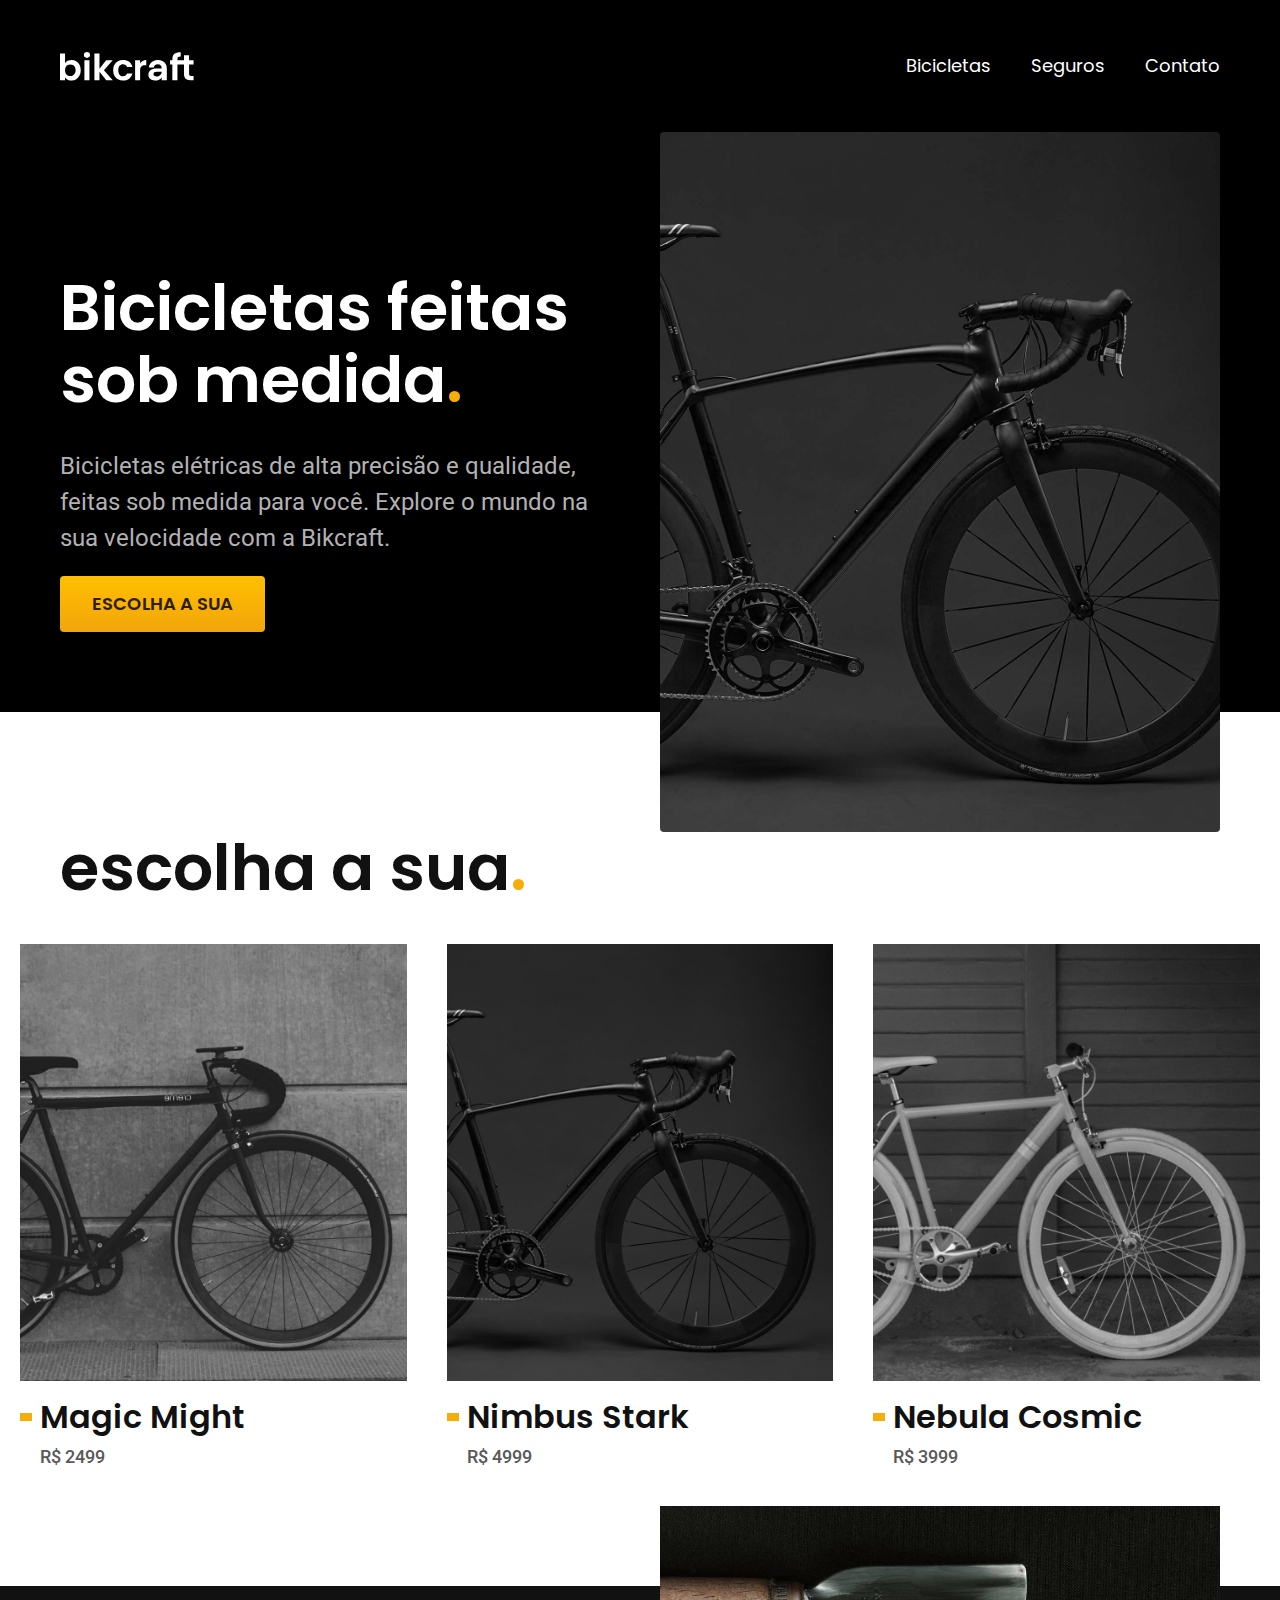
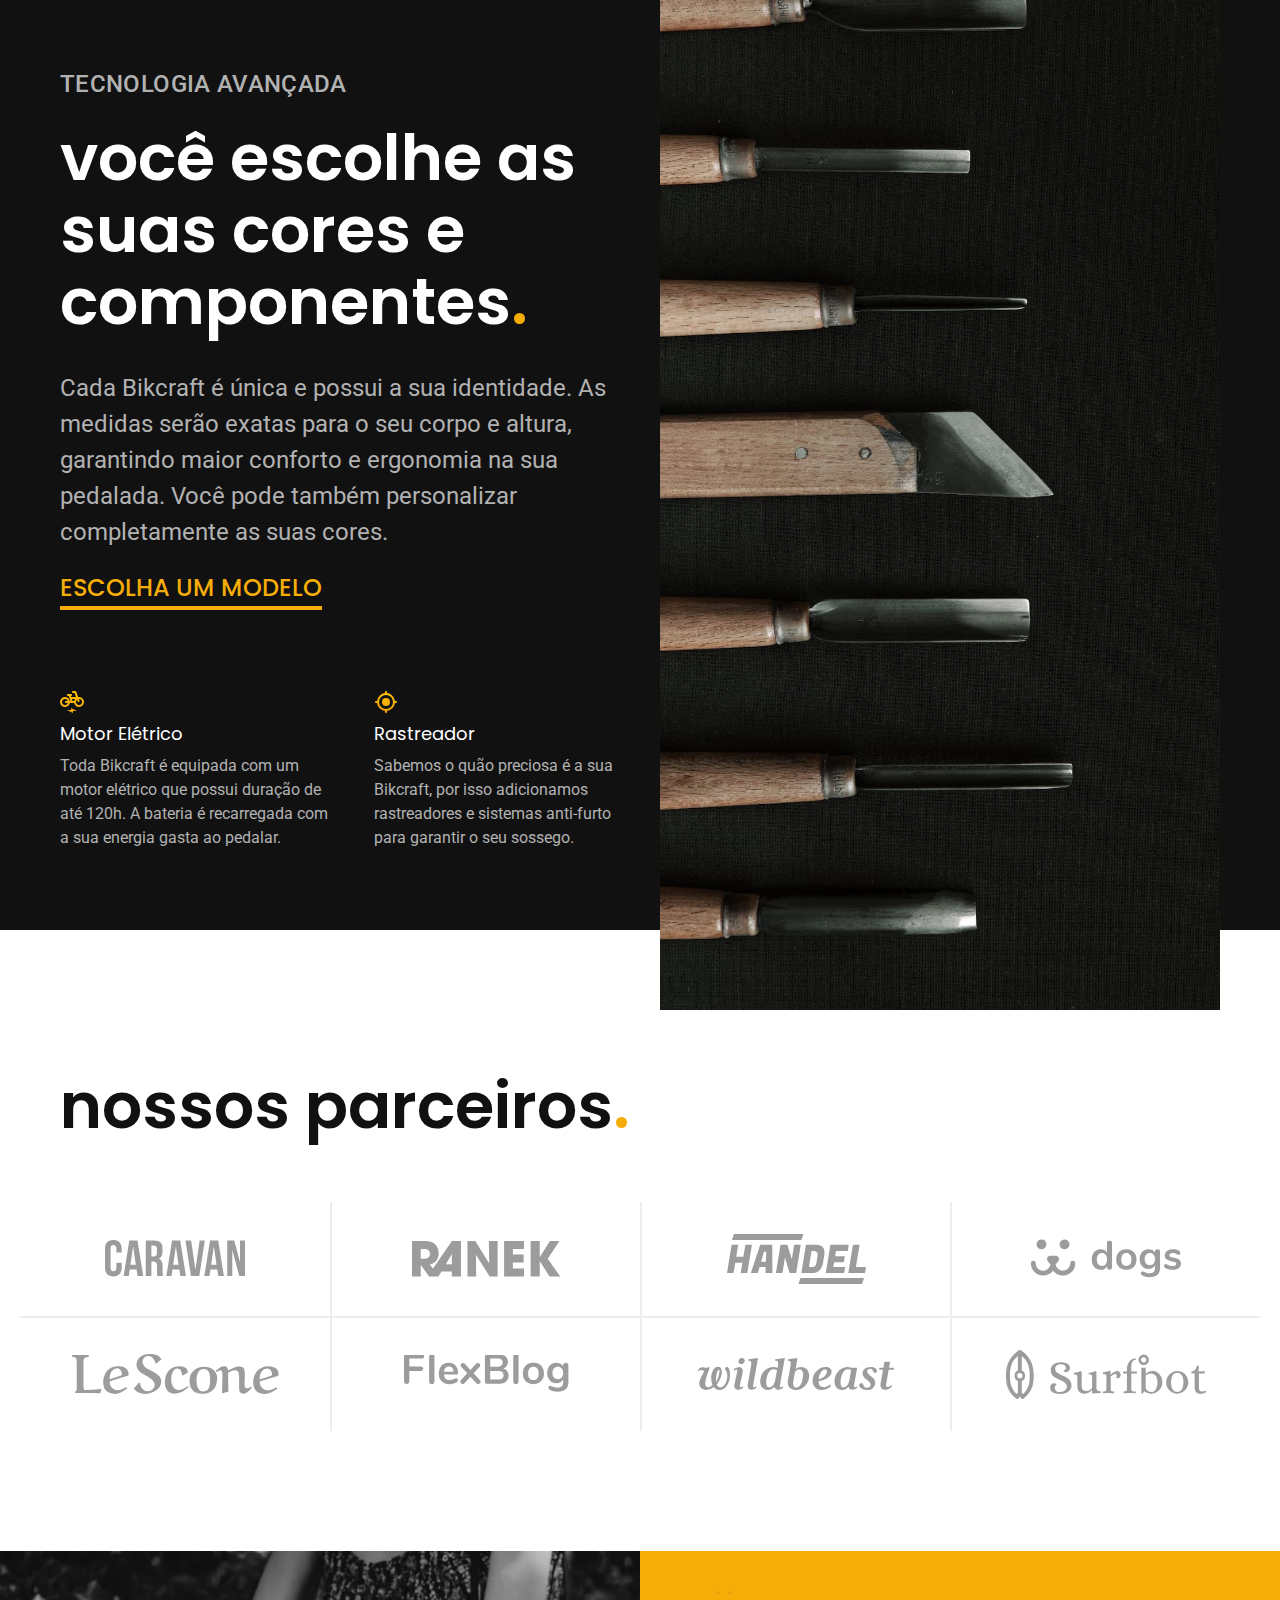
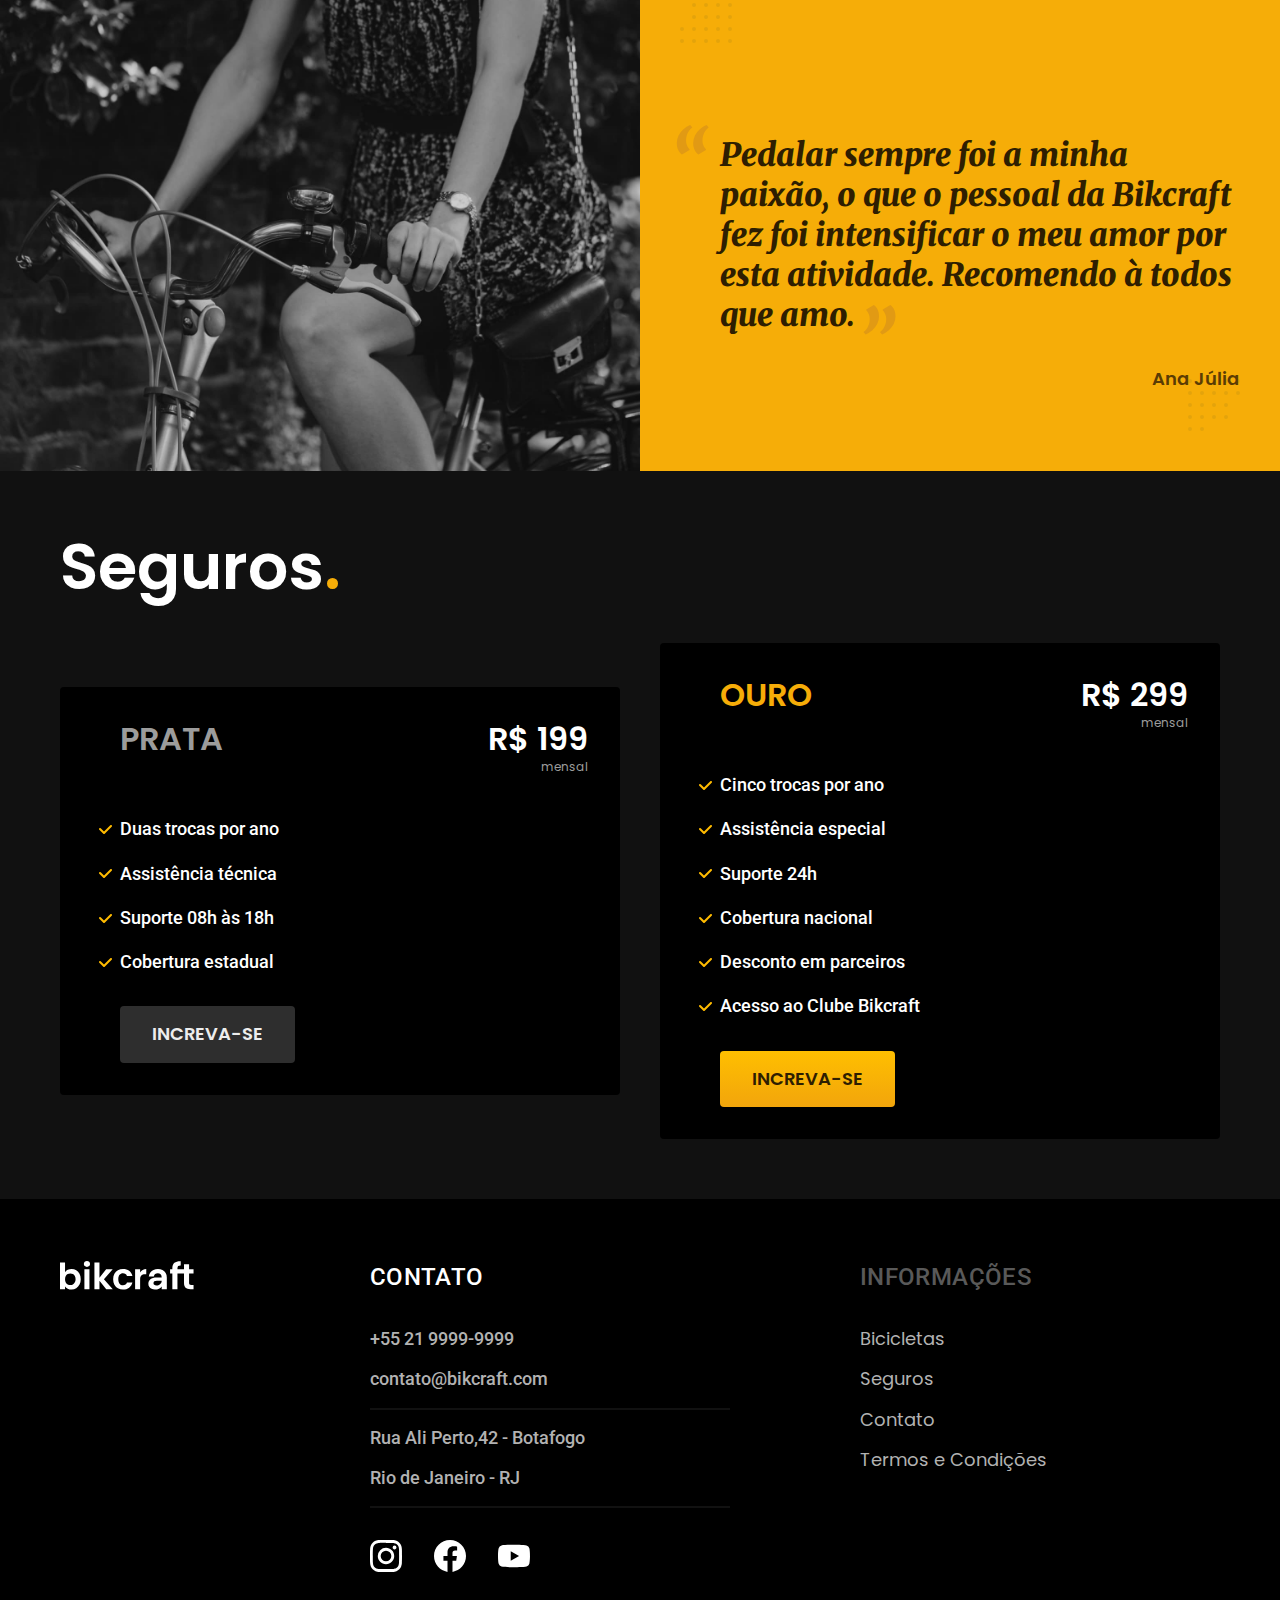
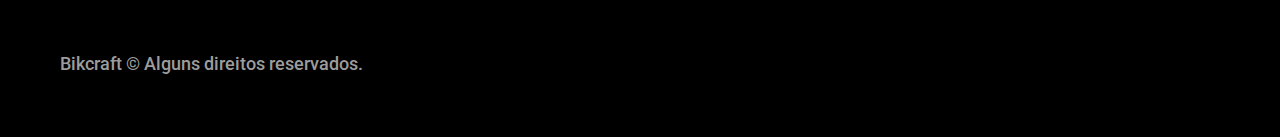
<file: index.html>
<!DOCTYPE html>
<html lang="pt-br">

<head>
  <meta charset="UTF-8">
  <meta name="viewport" content="width=device-width, initial-scale=1.0">

  <title>Bikcraft - Bicicletas Elétricas</title>
  <meta name="description" content="Bicicletas elétricas de alta precisão e qualidade, feitas sob medida para você. Explore o mundo na sua velocidade com a Bikcraft.">

  <link rel="preload" href="./css/style.css" as="style">
  <link rel="stylesheet" href="./css/style.css">

  <link rel="preconnect" href="https://fonts.googleapis.com">
  <link rel="preconnect" href="https://fonts.gstatic.com" crossorigin>
  <link href="https://fonts.googleapis.com/css2?family=Merriweather:ital,wght@1,900&family=Poppins:wght@400;600&family=Roboto:wght@400;500&display=swap" rel="stylesheet">

</head>

<body>
  <header class="header-bg">
    <div class="header container">
      <a href="./">
        <img src="./img/bikcraft.svg" width="136" height="32" alt="Bikcraft">
      </a>

      <nav aria-label="primaria">
        <ul class="header-menu font-1-m cor-0">
          <li><a href="./bicicletas.html">Bicicletas</a></li>
          <li><a href="./seguros.html">Seguros</a></li>
          <li><a href="./contato.html">Contato</a></li>
        </ul>
      </nav>
    </div>
  </header>

  <main class="introducao-bg">
    <div class="introducao container">
      <div class="introducao-conteudo">
        <h1 class="font-1-xxl cor-0">Bicicletas feitas sob medida<span class="cor-p1">.</span></h1>
        <p class="font-2-l cor-5">Bicicletas elétricas de alta precisão e qualidade, feitas sob medida para você. Explore o mundo na sua velocidade com a Bikcraft.</p>
        <a class="botao" href="./bicicletas.html">Escolha a sua</a>
      </div>
      <picture>
        <source media="(max-width: 800px)" srcset="./img/bicicletas/nimbus.jpg">
        <img src="./img/fotos/introducao.jpg" width="1280" height="1600" alt="Bicicleta elétrica preta.">
      </picture>
    </div>
  </main>

  <article class="bicicletas-lista">
    <h2 class="container font-1-xxl">escolha a sua<span class="cor-p1">.</span></h2>

    <ul>
      <li>
        <a href="./bicletas/magic.html">
          <img src="./img/bicicletas/magic-home.jpg" width="920" height="1040" alt="Bicleta preta">
          <h3 class="font-1-xl">Magic Might</h3>
          <span class="font-2-m cor-8">R$ 2499</span>
        </a>
      </li>
      <li>
        <a href="./bicletas/nimbus.html">
          <img src="./img/bicicletas/nimbus-home.jpg" width="920" height="1040" alt="Bicleta preta">
          <h3 class="font-1-xl">Nimbus Stark</h3>
          <span class="font-2-m cor-8">R$ 4999</span>
        </a>
      </li>
      <li>
        <a href="./bicletas/nebula.html">
          <img src="./img/bicicletas/nebula-home.jpg" width="920" height="1040" alt="Bicleta preta">
          <h3 class="font-1-xl">Nebula Cosmic</h3>
          <span class="font-2-m cor-8">R$ 3999</span>
        </a>
      </li>
    </ul>
  </article>

  <article class="tecnologia-bg">
    <div class="tecnologia container">
      <div class="tecnologia-conteudo">
        <span class="font-2-l-b cor-5">Tecnologia Avançada</span>
        <h2 class="font-1-xxl cor-0">você escolhe as suas cores e componentes<span class="cor-p1">.</span></h2>
        <p class="font-2-l cor-5">Cada Bikcraft é única e possui a sua identidade. As medidas serão exatas para o seu corpo e altura, garantindo maior conforto e ergonomia na sua pedalada. Você pode também personalizar completamente as suas cores.</p>
        <a class="link" href="./bicicletas.html">Escolha um modelo</a>
        <div class="tecnologia-vantagens">
          <div>
            <img src="./img/icones/eletrica.svg" width="24" height="24" alt="">
            <h3 class="font-1-m cor-0">Motor Elétrico</h3>
            <p class="font-2-s cor-5">Toda Bikcraft é equipada com um motor elétrico que possui duração de até 120h. A bateria é recarregada com a sua energia gasta ao pedalar.</p>
          </div>
          <div>
            <img src="./img/icones/rastreador.svg" width="24" height="24" alt="">
            <h3 class="font-1-m cor-0">Rastreador</h3>
            <p class="font-2-s cor-5">Sabemos o quão preciosa é a sua Bikcraft, por isso adicionamos rastreadores e sistemas anti-furto para garantir o seu sossego.</p>
          </div>
        </div>
      </div>
      <div class="tecnologia-imagem">
        <img src="./img/fotos/tecnologia.jpg" width="1200" height="1920" alt="">
      </div>
    </div>
  </article>

  <section class="parceiros" aria-label="Nossos Parceiros">
    <h2 class="container font-1-xxl">nossos parceiros<span class="cor-p1">.</span></h2>
    <ul>
      <li> <img src="./img/parceiros/caravan.svg" width="140" height="38" alt="caravan"></li>
      <li> <img src="./img/parceiros/ranek.svg" width="149" height="36" alt="ranek"></li>
      <li> <img src="./img/parceiros/handel.svg" width="139" height="50" alt="handel"></li>
      <li> <img src="./img/parceiros/dogs.svg" width="152" height="39" alt="dogs"></li>
      <li> <img src="./img/parceiros/lescone.svg" width="208" height="41" alt="lescone"></li>
      <li> <img src="./img/parceiros/flexblog.svg" width="165" height="38" alt="flexblog"></li>
      <li> <img src="./img/parceiros/wildbeast.svg" width="196" height="34" alt="wildbeast"></li>
      <li> <img src="./img/parceiros/surfbot.svg" width="200" height="49" alt="surfbot"></li>
    </ul>
  </section>

  <section class="depoimento" aria-label="Depoimento">
    <div>
      <img src="./img/fotos/depoimento.jpg" width="1560" height="1360" alt="Pessoa pedalando uma bicicleta Bikcraft">
    </div>
    <div class="depoimento-conteudo">
      <blockquote class="font-1-xl cor-p5">
        <p>Pedalar sempre foi a minha paixão, o que o pessoal da Bikcraft fez foi intensificar o meu amor por esta atividade. Recomendo à todos que amo.</p>
      </blockquote>
      <span class="font-1-m-b cor-p4">Ana Júlia</span>
    </div>
  </section>

  <article class="seguros-bg">
    <div class="seguros container">
      <h2 class="font-1-xxl cor-0">Seguros<span class="cor-p1">.</span></h2>
      <div class="seguros-item">
        <h3 class="font-1-xl cor-6">PRATA</h3>
        <span class="font-1-xl cor-0">R$ 199 <span class="font-1-xs cor-6">mensal</span></span>
        <ul class="font-2-m cor-0">
          <li>Duas trocas por ano</li>
          <li>Assistência técnica</li>
          <li> Suporte 08h às 18h</li>
          <li>Cobertura estadual</li>
        </ul>
        <a class="botao secundario" href="./orcamento.html">Increva-se</a>
      </div>

      <div class="seguros-item">
        <h3 class="font-1-xl cor-p1">OURO</h3>
        <span class="font-1-xl cor-0">R$ 299 <span class="font-1-xs cor-6">mensal</span></span>
        <ul class="font-2-m cor-0">
          <li>Cinco trocas por ano</li>
          <li>Assistência especial</li>
          <li>Suporte 24h</li>
          <li>Cobertura nacional</li>
          <li>Desconto em parceiros</li>
          <li>Acesso ao Clube Bikcraft</li>
        </ul>
        <a class="botao" href="./orcamento.html">Increva-se</a>
      </div>
    </div>
  </article>

  <footer class="footer-bg">
    <div class="footer container">
      <img src="./img/bikcraft.svg" width="136" height="32" alt="Bikcraft">
      <div class="footer-contato">
        <h3 class="font-2-l-b cor-0">Contato</h3>
        <ul class="font-2-m cor-5">
          <li><a href="tel:+552199999999">+55 21 9999-9999</a></li>
          <li><a href="mailto:contato@bikcraft.com">contato@bikcraft.com</a></li>
          <li>Rua Ali Perto,42 - Botafogo</li>
          <li>Rio de Janeiro - RJ</li>
        </ul>
        <div class="footer-redes">
          <a href="./">
            <img src="./img/redes/instagram.svg" width="32" height="32" alt="Instagram">
          </a>
          <a href="./">
            <img src="./img/redes/facebook.svg" width="32" height="32" alt="Facebook">
          </a>
          <a href="./">
            <img src="./img/redes/youtube.svg" width="32" height="32" alt="Youtube">
          </a>

        </div>
      </div>
      <div class="footer-informacoes">
        <h3 class="font-2-l-b cor-8">Informações</h3>
        <nav>
          <ul class="font-1-m cor-5">
            <li><a href="./bicicletas.html">Bicicletas</a></li>
            <li><a href="./seguros.html">Seguros</a></li>
            <li><a href="./contato.html">Contato</a></li>
            <li><a href="./termos.html">Termos e Condições</a></li>
          </ul>
        </nav>
      </div>
      <p class="footer-copy font-2-m cor-6">Bikcraft © Alguns direitos reservados.</p>
    </div>
  </footer>

  <script src="./js/script.js"></script>
</body>

</html>
</file>
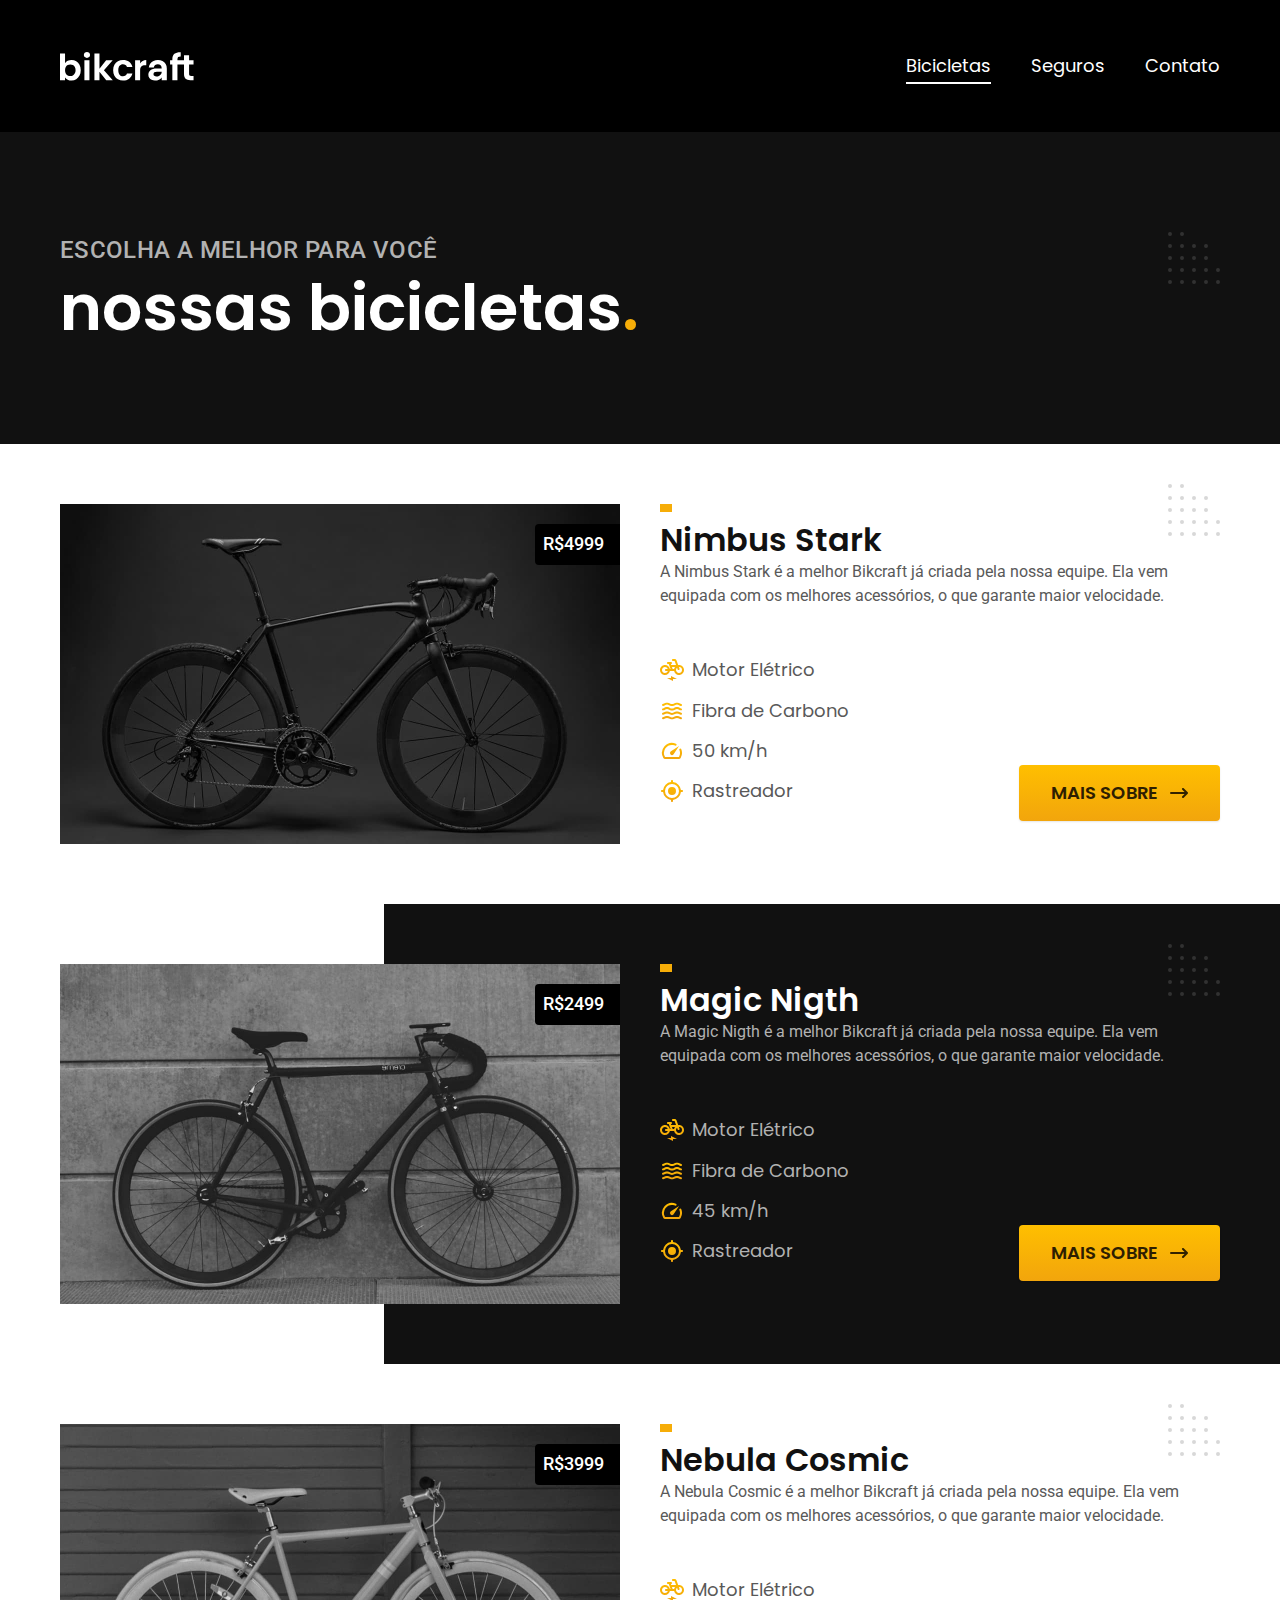
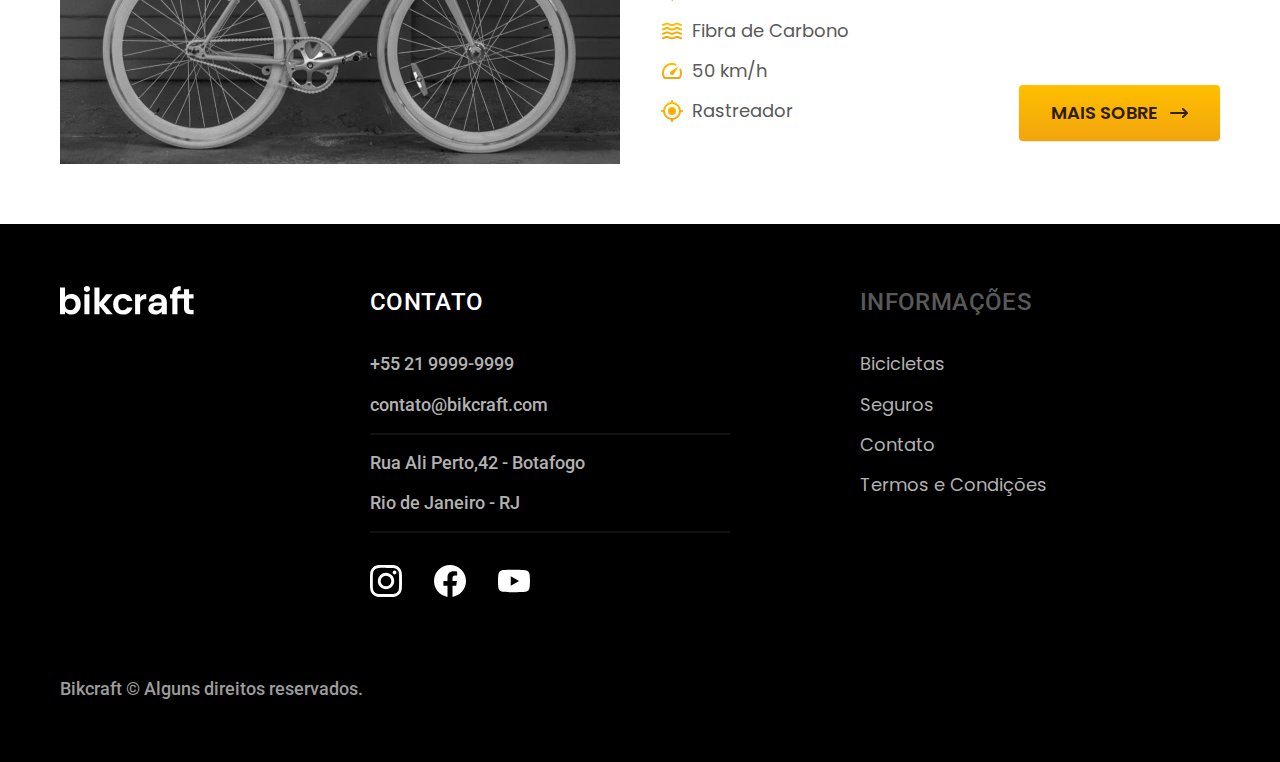
<file: bicicletas.html>
<!DOCTYPE html>
<html lang="pt-br">

<head>
  <meta charset="UTF-8">
  <meta name="viewport" content="width=device-width, initial-scale=1.0">

  <title>Bicicletas | Bikcraft</title>
  <meta name="description" content="Termos e condições">


  <link rel="preload" href="./css/style.css" as="style">
  <link rel="stylesheet" href="./css/style.css">

  <link rel="preconnect" href="https://fonts.googleapis.com">
  <link rel="preconnect" href="https://fonts.gstatic.com" crossorigin>
  <link href="https://fonts.googleapis.com/css2?family=Merriweather:ital,wght@1,900&family=Poppins:wght@400;600&family=Roboto:wght@400;500&display=swap" rel="stylesheet">

</head>

<body id="bicicletas">
  <header class="header-bg">
    <div class="header container">
      <a href="./">
        <img src="./img/bikcraft.svg" alt="Bikcraft">
      </a>

      <nav aria-label="primaria">
        <ul class="header-menu font-1-m cor-0">
          <li><a href="./bicicletas.html">Bicicletas</a></li>
          <li><a href="./seguros.html">Seguros</a></li>
          <li><a href="./contato.html">Contato</a></li>
        </ul>
      </nav>
    </div>
  </header>

  <main>
    <div class="titulo-bg">
      <div class="titulo container">
        <p class="font-2-l-b cor-5">Escolha a melhor para você</p>
        <h1 class="font-1-xxl cor-0">nossas bicicletas<span class="cor-p1">.</span></h1>
      </div>
    </div>

    <div class="bicicletas container">
      <div class="bicicletas-imagem">
        <img src="./img/bicicletas/nimbus.jpg" alt="Bicicleta Preta">
        <span class="font-2-m cor-0">R$4999</span>
      </div>
      <div class="bicicletas-conteudo">
        <h2 class="font-1-xl">Nimbus Stark</h2>
        <p class="font-2-s cor-8">A Nimbus Stark é a melhor Bikcraft já criada pela nossa equipe. Ela vem equipada com os melhores acessórios, o que garante maior velocidade.</p>
        <ul class="font-1-m cor-8">
          <li><img src="./img/icones/eletrica.svg" alt="">
            Motor Elétrico
          </li>
          <li><img src="./img/icones/carbono.svg" alt="">
            Fibra de Carbono
          </li>
          <li><img src="./img/icones/velocidade.svg" alt="">
            50 km/h
          </li>
          <li><img src="./img/icones/rastreador.svg" alt="">
            Rastreador
          </li>
        </ul>
        <a class="botao seta" href="./bicicletas/nimbus.html">Mais Sobre</a>
      </div>
    </div>

    <div class="bicicletas-bg">
      <div class="bicicletas container">
        <div class="bicicletas-imagem">
          <img src="./img/bicicletas/magic.jpg" alt="Bicicleta Preta">
          <span class="font-2-m cor-0">R$2499</span>
        </div>
        <div class="bicicletas-conteudo">
          <h2 class="font-1-xl cor-0">Magic Nigth</h2>
          <p class="font-2-s cor-5">A Magic Nigth é a melhor Bikcraft já criada pela nossa equipe. Ela vem equipada com os melhores acessórios, o que garante maior velocidade.</p>
          <ul class="font-1-m cor-5">
            <li><img src="./img/icones/eletrica.svg" alt="">
              Motor Elétrico
            </li>
            <li><img src="./img/icones/carbono.svg" alt="">
              Fibra de Carbono
            </li>
            <li><img src="./img/icones/velocidade.svg" alt="">
              45 km/h
            </li>
            <li><img src="./img/icones/rastreador.svg" alt="">
              Rastreador
            </li>
          </ul>
          <a class="botao seta" href="./bicicletas/magic.html">Mais Sobre</a>
        </div>
      </div>
    </div>

    <div class="bicicletas container">
      <div class="bicicletas-imagem">
        <img src="./img/bicicletas/nebula.jpg" alt="Bicicleta Preta">
        <span class="font-2-m cor-0">R$3999</span>
      </div>
      <div class="bicicletas-conteudo">
        <h2 class="font-1-xl">Nebula Cosmic</h2>
        <p class="font-2-s cor-8">A Nebula Cosmic é a melhor Bikcraft já criada pela nossa equipe. Ela vem equipada com os melhores acessórios, o que garante maior velocidade.</p>
        <ul class="font-1-m cor-8">
          <li><img src="./img/icones/eletrica.svg" alt="">
            Motor Elétrico
          </li>
          <li><img src="./img/icones/carbono.svg" alt="">
            Fibra de Carbono
          </li>
          <li><img src="./img/icones/velocidade.svg" alt="">
            50 km/h
          </li>
          <li><img src="./img/icones/rastreador.svg" alt="">
            Rastreador
          </li>
        </ul>
        <a class="botao seta" href="./bicicletas/nebula.html">Mais Sobre</a>
      </div>
    </div>

  </main>

  <footer class="footer-bg">
    <div class="footer container">
      <img src="./img/bikcraft.svg" alt="Bikcraft">
      <div class="footer-contato">
        <h3 class="font-2-l-b cor-0">Contato</h3>
        <ul class="font-2-m cor-5">
          <li><a href="tel:+552199999999">+55 21 9999-9999</a></li>
          <li><a href="mailto:contato@bikcraft.com">contato@bikcraft.com</a></li>
          <li>Rua Ali Perto,42 - Botafogo</li>
          <li>Rio de Janeiro - RJ</li>
        </ul>
        <div class="footer-redes">
          <a href="./">
            <img src="./img/redes/instagram.svg" alt="Instagram">
          </a>
          <a href="./">
            <img src="./img/redes/facebook.svg" alt="Facebook">
          </a>
          <a href="./">
            <img src="./img/redes/youtube.svg" alt="Youtube">
          </a>

        </div>
      </div>
      <div class="footer-informacoes">
        <h3 class="font-2-l-b cor-8">Informações</h3>
        <nav>
          <ul class="font-1-m cor-5">
            <li><a href="./bicicletas.html">Bicicletas</a></li>
            <li><a href="./seguros.html">Seguros</a></li>
            <li><a href="./contato.html">Contato</a></li>
            <li><a href="./termos.html">Termos e Condições</a></li>
          </ul>
        </nav>
      </div>
      <p class="footer-copy font-2-m cor-6">Bikcraft © Alguns direitos reservados.</p>
    </div>
  </footer>
  <script src="./js/script.js"></script>
</body>

</html>
</file>
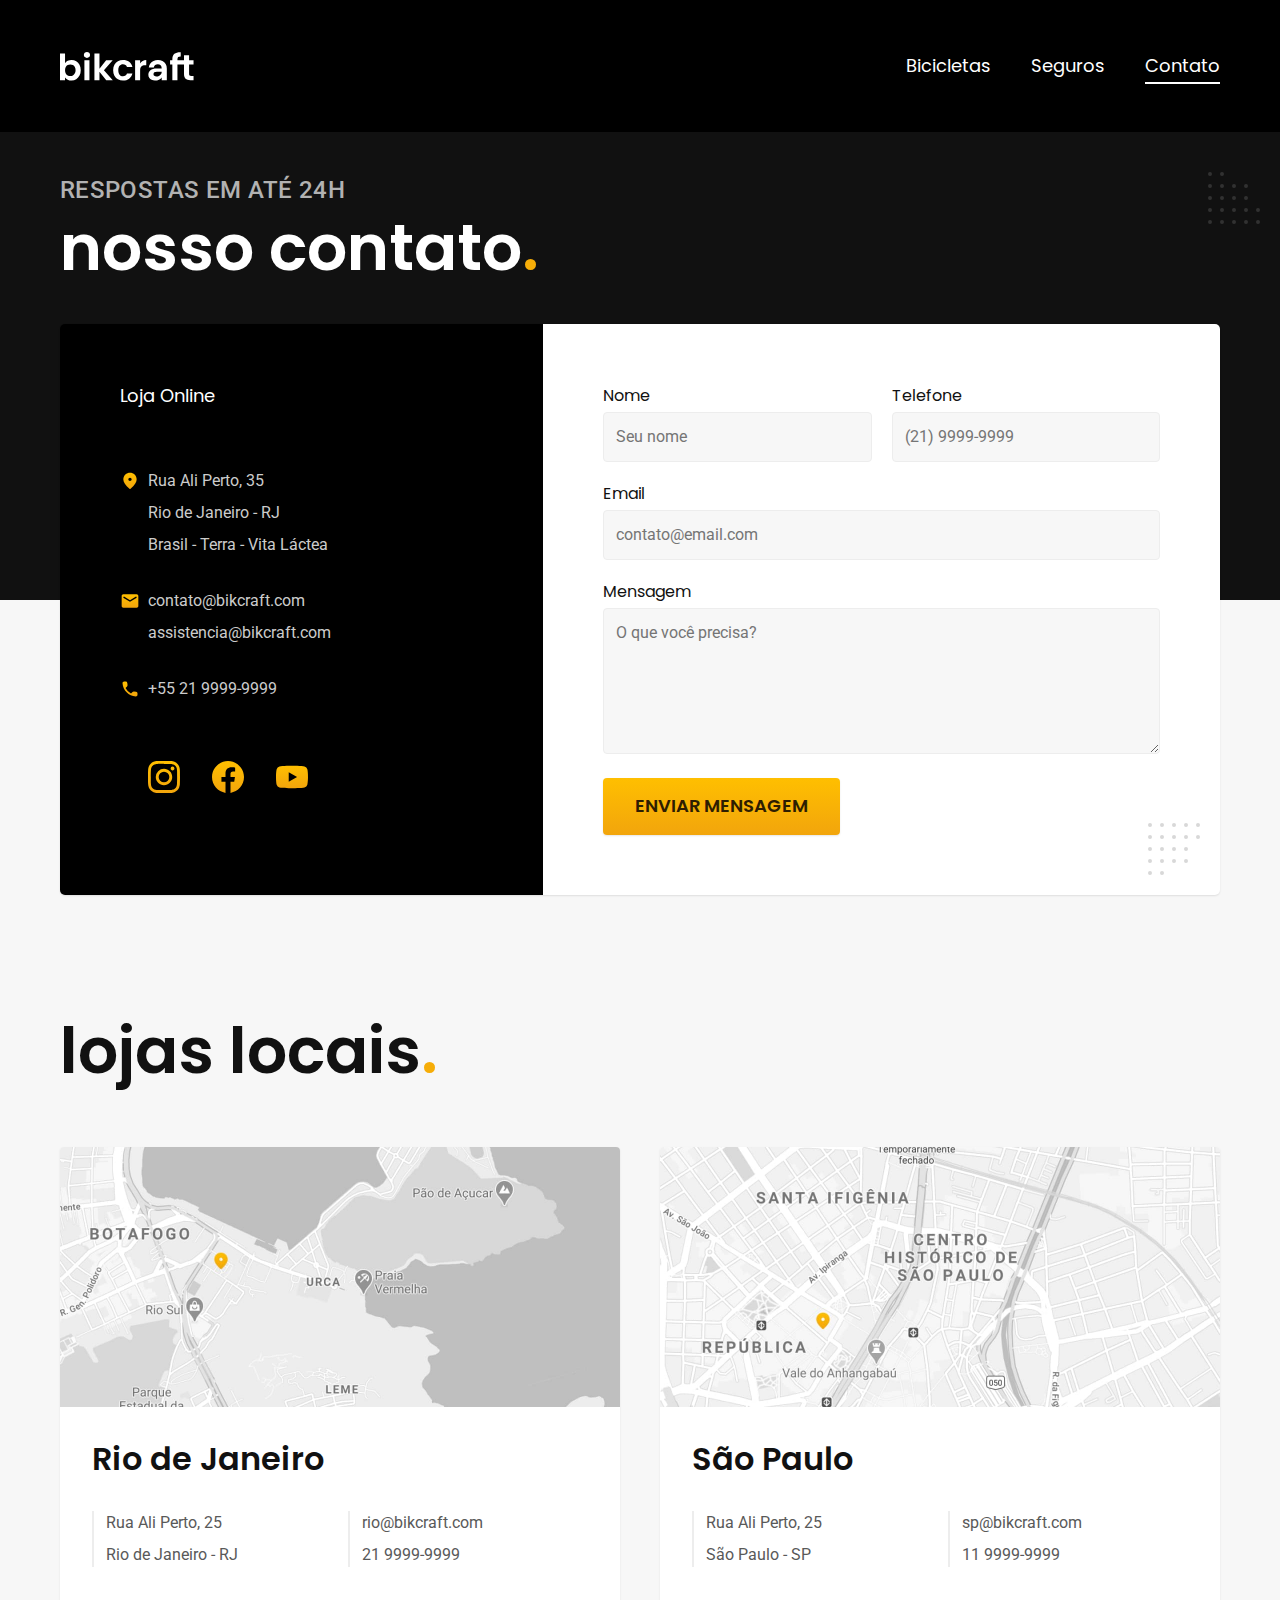
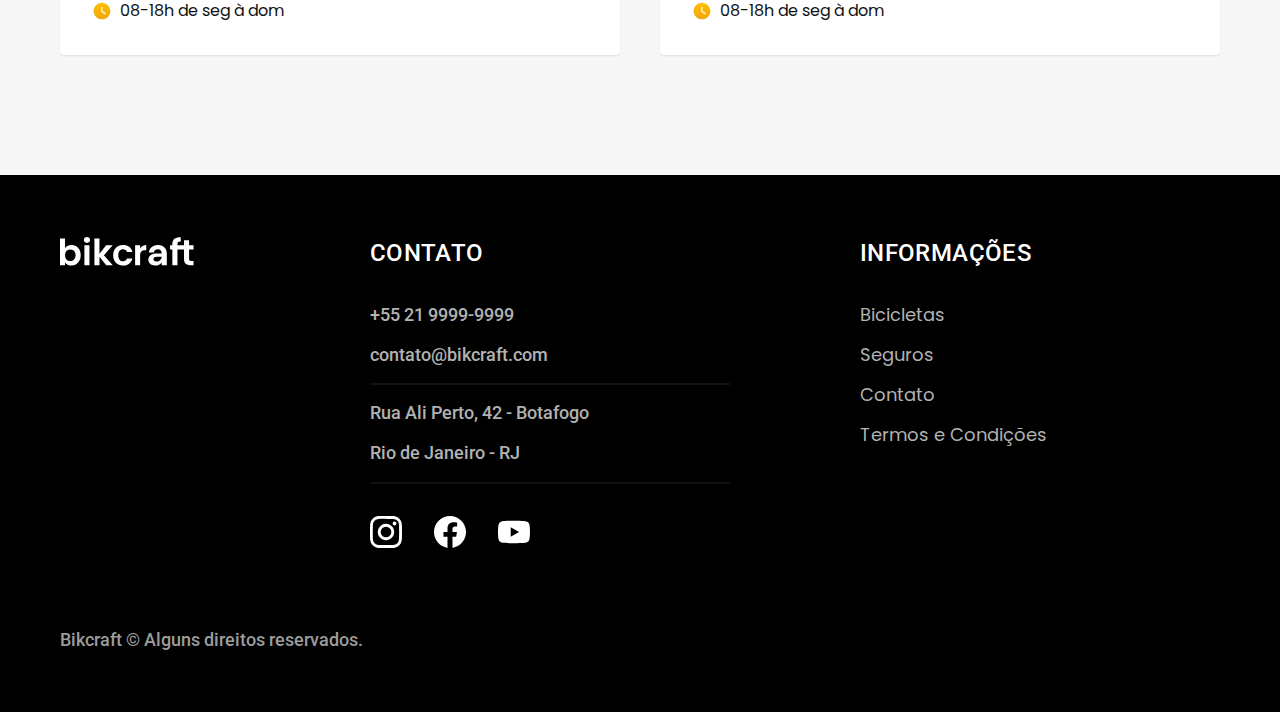
<file: contato.html>
<!DOCTYPE html>
<html lang="pt-br">

<head>
  <meta charset="UTF-8">
  <meta name="viewport" content="width=device-width, initial-scale=1.0">
  <title>Contato | Bikcraft</title>
  <meta name="description" content="Bicicletas elétricas de alta precisão e qualidade,  feitas sob medida para o cliente. Explore o mundo na sua velocidade com a Bikcraft.">


  <link rel="preload" href="./css/style.css" as="style">
  <link href="./css/style.css" rel="stylesheet">

  <link rel="preconnect" href="https://fonts.googleapis.com">
  <link rel="preconnect" href="https://fonts.gstatic.com" crossorigin>
  <link href="https://fonts.googleapis.com/css2?family=Merriweather:ital,wght@1,900&family=Poppins:wght@500;600&family=Roboto:wght@400;500&display=swap" rel="stylesheet">
</head>

<body id="contato">
  <header class="header-bg">
    <div class="header container">
      <a href="./">
        <img src="./img/bikcraft.svg" alt="Bikcraft" width="136" height="32">
      </a>
      <nav aria-label="primaria">
        <ul class="header-menu font-1-m cor-0">
          <li><a href="./bicicletas.html">Bicicletas</a></li>
          <li><a href="./seguros.html">Seguros</a></li>
          <li><a href="./contato.html">Contato</a></li>
        </ul>
      </nav>
    </div>
  </header>

  <main>
    <div class="titulo">
      <div class="container">
        <p class="font-2-l-b cor-5">Respostas em até 24h</p>
        <h1 class="font-1-xxl cor-0">nosso contato<span class="cor-p1">.</span></h1>
      </div>
    </div>

    <div class="contato container">
      <section class="contato-dados" aria-label="Endereço">
        <h2 class="cor-0 font-1-m">Loja Online</h2>
        <div class="contato-endereco font-2-s cor-4">
          <p>Rua Ali Perto, 35</p>
          <p>Rio de Janeiro - RJ</p>
          <p>Brasil - Terra - Vita Láctea</p>
        </div>
        <address class="contato-meios font-2-s cor-4">
          <a href="mailto:contato@bikcraft.com">contato@bikcraft.com</a>
          <a href="mailto:assistencia@bikcraft.com">assistencia@bikcraft.com</a>
          <a href="tel:+552199999999">+55 21 9999-9999</a>
        </address>
        <div class="contato-redes">
          <a href="./"><img src="./img/redes/instagram-p.svg" alt="Instagram"></a>
          <a href="./"><img src="./img/redes/facebook-p.svg" alt="Facebook"></a>
          <a href="./"><img src="./img/redes/youtube-p.svg" alt="Youtube"></a>
        </div>
      </section>
      <section class="contato-formulario" aria-label="Formulário">
        <form class="form" action="./">
          <div>
            <label for="nome">Nome</label>
            <input type="text" id="nome" name="nome" placeholder="Seu nome">
          </div>
          <div>
            <label for="telefone">Telefone</label>
            <input type="text" id="telefone" name="telefone" placeholder="(21) 9999-9999">
          </div>
          <div class="col-2">
            <label for="email">Email</label>
            <input type="email" id="email" name="email" placeholder="contato@email.com">
          </div>
          <div class="col-2">
            <label for="mensagem">Mensagem</label>
            <textarea id="mensagem" name="mensagem" placeholder="O que você precisa?" rows="5"></textarea>
          </div>
          <button class="botao col-2">Enviar Mensagem</button>
        </form>
      </section>
    </div>
  </main>

  <article class="lojas container">
    <h2 class="font-1-xxl">lojas locais<span class="cor-p1">.</span></h2>
    <div class="lojas-item">
      <img src="./img/lojas/rj.jpg" alt="mapa marcando o endereço da loja no Rio de Janeiro" width="560" height="260">
      <div class="lojas-conteudo">
        <h3 class="font-1-xl">Rio de Janeiro</h3>
        <div class="lojas-dados font-2-s cor-8">
          <p>Rua Ali Perto, 25</p>
          <p>Rio de Janeiro - RJ</p>
        </div>
        <div class="lojas-dados font-2-s cor-8">
          <a href="mailto:rio@bikcraft.com">rio@bikcraft.com</a>
          <a href="tel:+552199999999">21 9999-9999</a>
        </div>
        <p class="lojas-tempo font-1-s"><img src="./img/icones/horario.svg" alt="">08-18h de seg à dom</p>
      </div>
    </div>
    <div class="lojas-item">
      <img src="./img/lojas/sp.jpg" alt="mapa marcando o endereço da loja em São Paulo">
      <div class="lojas-conteudo">
        <h3 class="font-1-xl">São Paulo</h3>
        <div class="lojas-dados font-2-s cor-8">
          <p>Rua Ali Perto, 25</p>
          <p>São Paulo - SP</p>
        </div>
        <div class="lojas-dados font-2-s cor-8">
          <a href="mailto:rio@bikcraft.com">sp@bikcraft.com</a>
          <a href="tel:+551199999999">11 9999-9999</a>
        </div>
        <p class="lojas-tempo font-1-s"><img src="./img/icones/horario.svg" alt="">08-18h de seg à dom</p>
      </div>
    </div>
  </article>

  <footer class="footer-bg">
    <div class="footer container">
      <img src="./img/bikcraft.svg" alt="Bikcraft">
      <div class="footer-contato">
        <h3 class="font-2-l-b cor-0">Contato</h3>
        <ul class="font-2-m cor-5">
          <li>+55 21 9999-9999</li>
          <li>contato@bikcraft.com</li>
          <li>Rua Ali Perto, 42 - Botafogo</li>
          <li>Rio de Janeiro - RJ</li>
        </ul>
        <div class="footer-redes">
          <a href="./"><img src="./img/redes/instagram.svg" alt="Instagram"></a>
          <a href="./"><img src="./img/redes/facebook.svg" alt="Facebook"></a>
          <a href="./"><img src="./img/redes/youtube.svg" alt="Youtube"></a>
        </div>
      </div>
      <div class="footer-informacoes">
        <h3 class="font-2-l-b cor-0">Informações</h3>
        <nav>
          <ul class="font-1-m cor-5">
            <li><a href="./bicicletas.html">Bicicletas</a></li>
            <li><a href="./seguros.html">Seguros</a></li>
            <li><a href="./contato.html">Contato</a></li>
            <li><a href="./termos.html">Termos e Condições</a></li>
          </ul>
        </nav>
      </div>
      <p class="font-2-m cor-6 footer-copy">Bikcraft © Alguns direitos reservados.</p>
    </div>
  </footer>
  <script src="./js/script.js"></script>
</body>

</html>
</file>
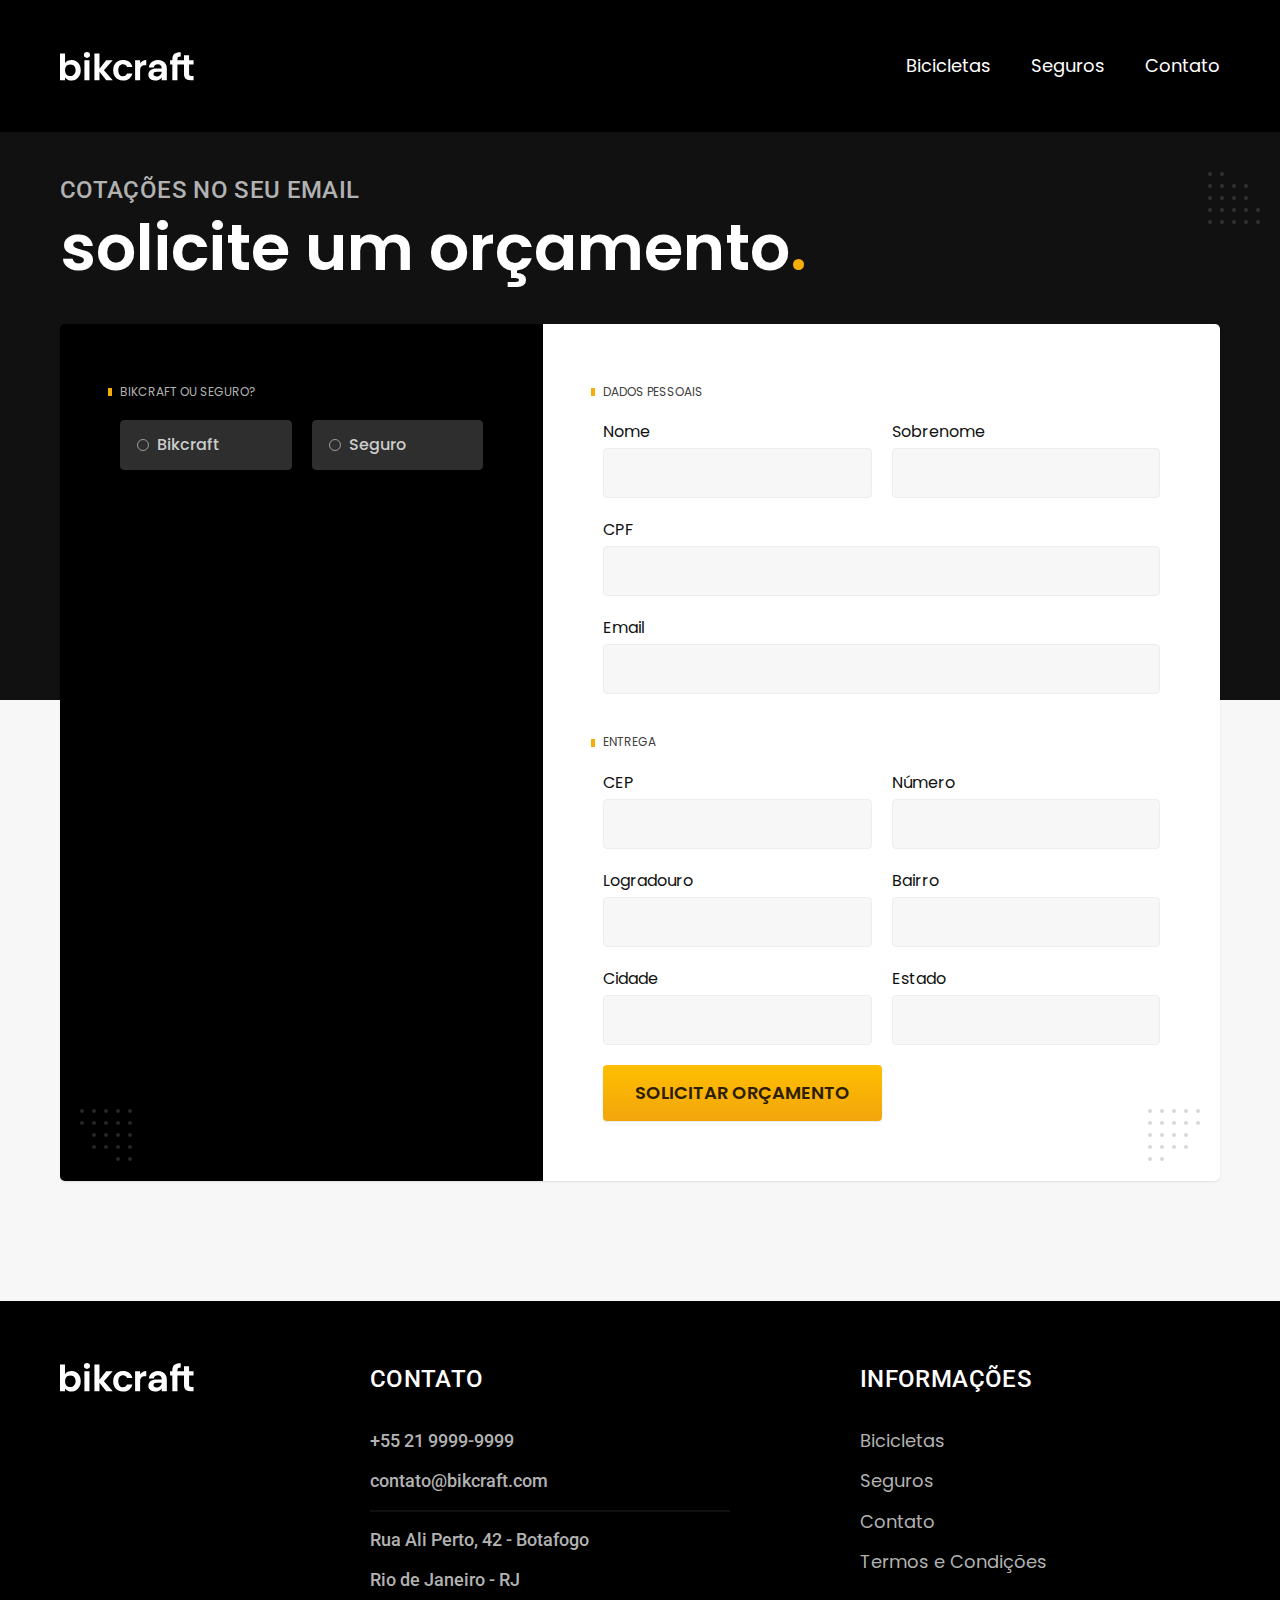
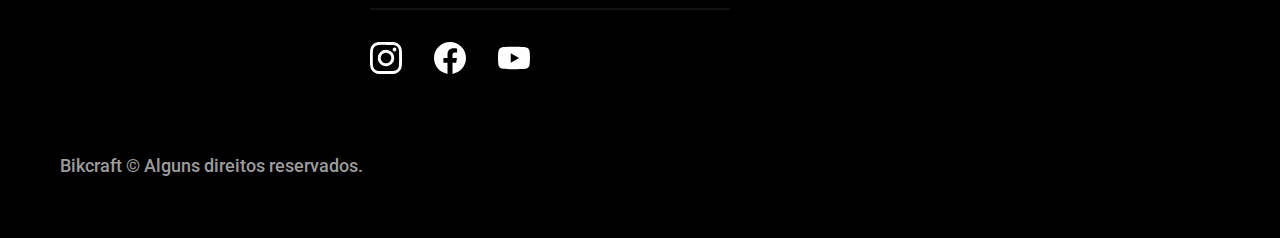
<file: orcamento.html>
<!DOCTYPE html>
<html lang="pt-br">

<head>
  <meta charset="UTF-8">
  <meta name="viewport" content="width=device-width, initial-scale=1.0">
  <title>Orçamento | Bikcraft</title>
  <meta name="description" content="Bicicletas elétricas de alta precisão e qualidade,  feitas sob medida para o cliente. Explore o mundo na sua velocidade com a Bikcraft.">

  <link rel="preload" href="./css/style.css" as="style">
  <link href="./css/style.css" rel="stylesheet">

  <link rel="preconnect" href="https://fonts.googleapis.com">
  <link rel="preconnect" href="https://fonts.gstatic.com" crossorigin>
  <link href="https://fonts.googleapis.com/css2?family=Merriweather:ital,wght@1,900&family=Poppins:wght@500;600&family=Roboto:wght@400;500&display=swap" rel="stylesheet">
</head>

<body id="orcamento">
  <header class="header-bg">
    <div class="header container">
      <a href="./">
        <img src="./img/bikcraft.svg" alt="Bikcraft" width="136" height="32">
      </a>
      <nav aria-label="primaria">
        <ul class="header-menu font-1-m cor-0">
          <li><a href="./bicicletas.html">Bicicletas</a></li>
          <li><a href="./seguros.html">Seguros</a></li>
          <li><a href="./contato.html">Contato</a></li>
        </ul>
      </nav>
    </div>
  </header>

  <main>
    <div class="titulo">
      <div class="container">
        <p class="font-2-l-b cor-5">Cotações no seu email</p>
        <h1 class="font-1-xxl cor-0">solicite um orçamento<span class="cor-p1">.</span></h1>
      </div>
    </div>

    <form class="orcamento container" action="./">
      <!-- Produto -->
      <div class="orcamento-produto">
        <h2 class="font-1-xs cor-5">Bikcraft ou Seguro?</h2>

        <input type="radio" name="tipo" value="bikcraft" id="bikcraft">
        <label for="bikcraft">Bikcraft</label>

        <input type="radio" name="tipo" value="seguro" id="seguro">
        <label for="seguro">Seguro</label>

        <div class="orcamento-conteudo" id="orcamento-bikcraft">
          <h2 class="font-1-xs cor-5">Escolha a sua:</h2>

          <input type="radio" name="produto" value="nimbus" id="nimbus">
          <label for="nimbus">Nimbus Stark <span>R$ 4999</span></label>
          <div class="radio-detalhes">
            <ul class="font-1-xs cor-8">
              <li><img src="./img/icones/eletrica.svg" alt="">Motor Elétrico</li>
              <li><img src="./img/icones/carbono.svg" alt="">Fibra de Carbono</li>
              <li><img src="./img/icones/velocidade.svg" alt="">50 km/h</li>
              <li><img src="./img/icones/rastreador.svg" alt="">Rastreador</li>
            </ul>
            <img src="./img/bicicletas/nimbus.jpg" alt="Bicicleta Preta">
          </div>

          <input type="radio" name="produto" value="magic" id="magic">
          <label for="magic">Magic Might <span>R$ 2499</span></label>
          <div class="radio-detalhes">
            <ul class="font-1-xs cor-8">
              <li><img src="./img/icones/eletrica.svg" alt=""> Motor Elétrico</li>
              <li><img src="./img/icones/carbono.svg" alt=""> Fibra de Carbono</li>
              <li><img src="./img/icones/velocidade.svg" alt=""> 45 km/h</li>
              <li><img src="./img/icones/rastreador.svg" alt=""> Rastreador</li>
            </ul>
            <img src="./img/bicicletas/magic.jpg" alt="Bicicleta preta">
          </div>

          <input type="radio" name="produto" value="nebula" id="nebula">
          <label for="nebula">Nebula Cosmic <span>R$ 3999</span></label>
          <div class="radio-detalhes">
            <ul class="font-1-xs cor-8">
              <li><img src="./img/icones/eletrica.svg" alt=""> Motor Elétrico</li>
              <li><img src="./img/icones/carbono.svg" alt=""> Fibra de Carbono</li>
              <li><img src="./img/icones/velocidade.svg" alt=""> 40 km/h</li>
              <li><img src="./img/icones/rastreador.svg" alt=""> Rastreador</li>
            </ul>
            <img src="./img/bicicletas/nebula.jpg" alt="Bicicleta preta">
          </div>
        </div>

        <div class="orcamento-conteudo" id="orcamento-seguro">
          <h2 class="font-1-xs cor-5">Escolha o plano:</h2>

          <input type="radio" name="produto" value="prata" id="prata">
          <label for="prata" class="font-1-s cor-4">Prata <span>R$ 199</span></label>

          <input type="radio" name="produto" value="ouro" id="ouro">
          <label for="ouro" class="font-1-s cor-4">Ouro <span>R$ 299</span></label>
        </div>
      </div>

      <!-- Dados -->
      <div class="orcamento-dados form">
        <h2 class="font-1-xs cor-9 col-2">dados pessoais</h2>
        <div>
          <label for="nome">Nome</label>
          <input type="text" id="nome" name="nome">
        </div>
        <div>
          <label for="sobrenome">Sobrenome</label>
          <input type="text" id="sobrenome" name="sobrenome">
        </div>
        <div class="col-2">
          <label for="CPF">CPF</label>
          <input type="text" id="CPF" name="CPF">
        </div>
        <div class="col-2">
          <label for="email">Email</label>
          <input type="text" id="email" name="email">
        </div>
        <h2 class="font-1-xs cor-9 col-2">entrega</h2>
        <div>
          <label for="cep">CEP</label>
          <input type="text" id="cep" name="cep">
        </div>
        <div>
          <label for="numero">Número</label>
          <input type="text" id="numero" name="numero">
        </div>
        <div>
          <label for="logradouro">Logradouro</label>
          <input type="text" id="logradouro" name="logradouro">
        </div>
        <div>
          <label for="bairro">Bairro</label>
          <input type="text" id="bairro" name="bairro">
        </div>
        <div>
          <label for="cidade">Cidade</label>
          <input type="text" id="cidade" name="cidade">
        </div>
        <div>
          <label for="estado">Estado</label>
          <input type="text" id="estado" name="estado">
        </div>
        <button class="botao col-2">Solicitar Orçamento</button>
      </div>
    </form>
  </main>

  <footer class="footer-bg">
    <div class="footer container">
      <img src="./img/bikcraft.svg" alt="Bikcraft">
      <div class="footer-contato">
        <h3 class="font-2-l-b cor-0">Contato</h3>
        <ul class="font-2-m cor-5">
          <li>+55 21 9999-9999</li>
          <li>contato@bikcraft.com</li>
          <li>Rua Ali Perto, 42 - Botafogo</li>
          <li>Rio de Janeiro - RJ</li>
        </ul>
        <div class="footer-redes">
          <a href="./"><img src="./img/redes/instagram.svg" alt="Instagram"></a>
          <a href="./"><img src="./img/redes/facebook.svg" alt="Facebook"></a>
          <a href="./"><img src="./img/redes/youtube.svg" alt="Youtube"></a>
        </div>
      </div>
      <div class="footer-informacoes">
        <h3 class="font-2-l-b cor-0">Informações</h3>
        <nav>
          <ul class="font-1-m cor-5">
            <li><a href="./bicicletas.html">Bicicletas</a></li>
            <li><a href="./seguros.html">Seguros</a></li>
            <li><a href="./contato.html">Contato</a></li>
            <li><a href="./termos.html">Termos e Condições</a></li>
          </ul>
        </nav>
      </div>
      <p class="font-2-m cor-6 footer-copy">Bikcraft © Alguns direitos reservados.</p>
    </div>
  </footer>
  <script src="./js/script.js"></script>
</body>

</html>
</file>
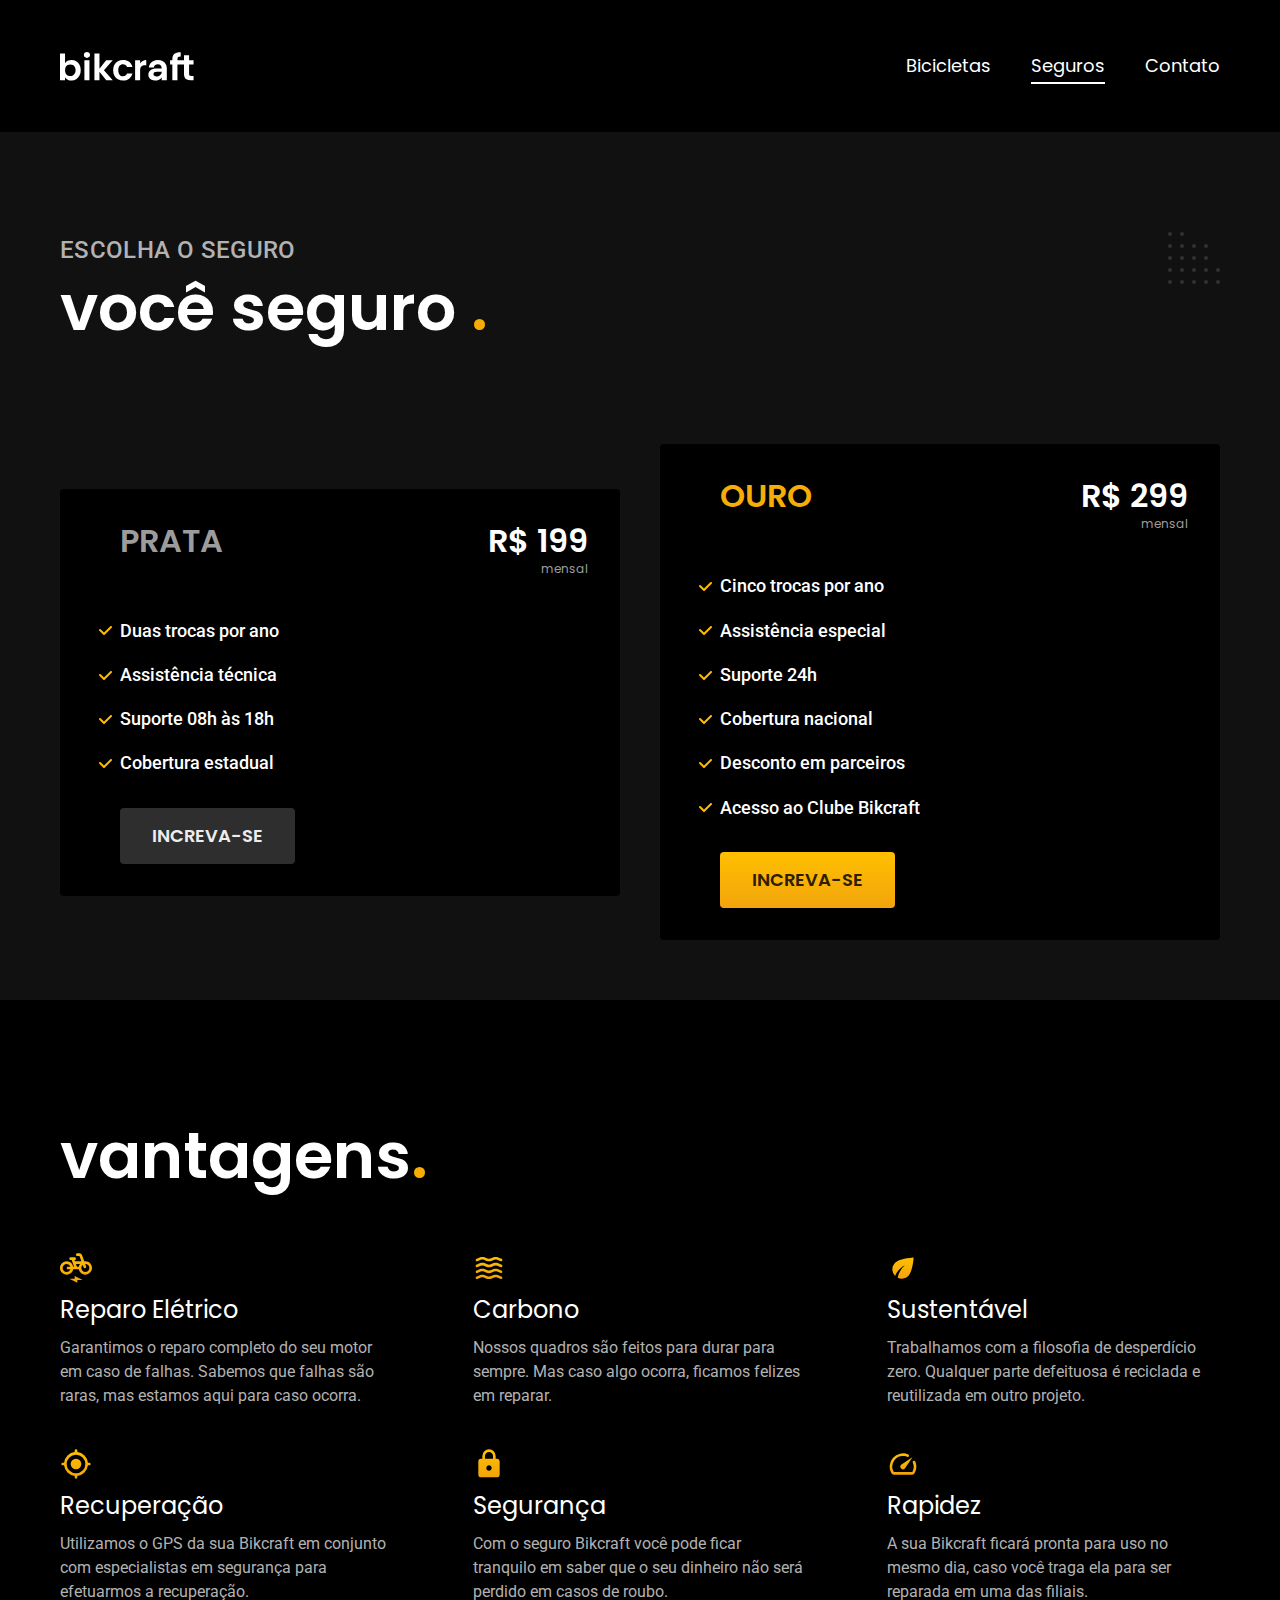
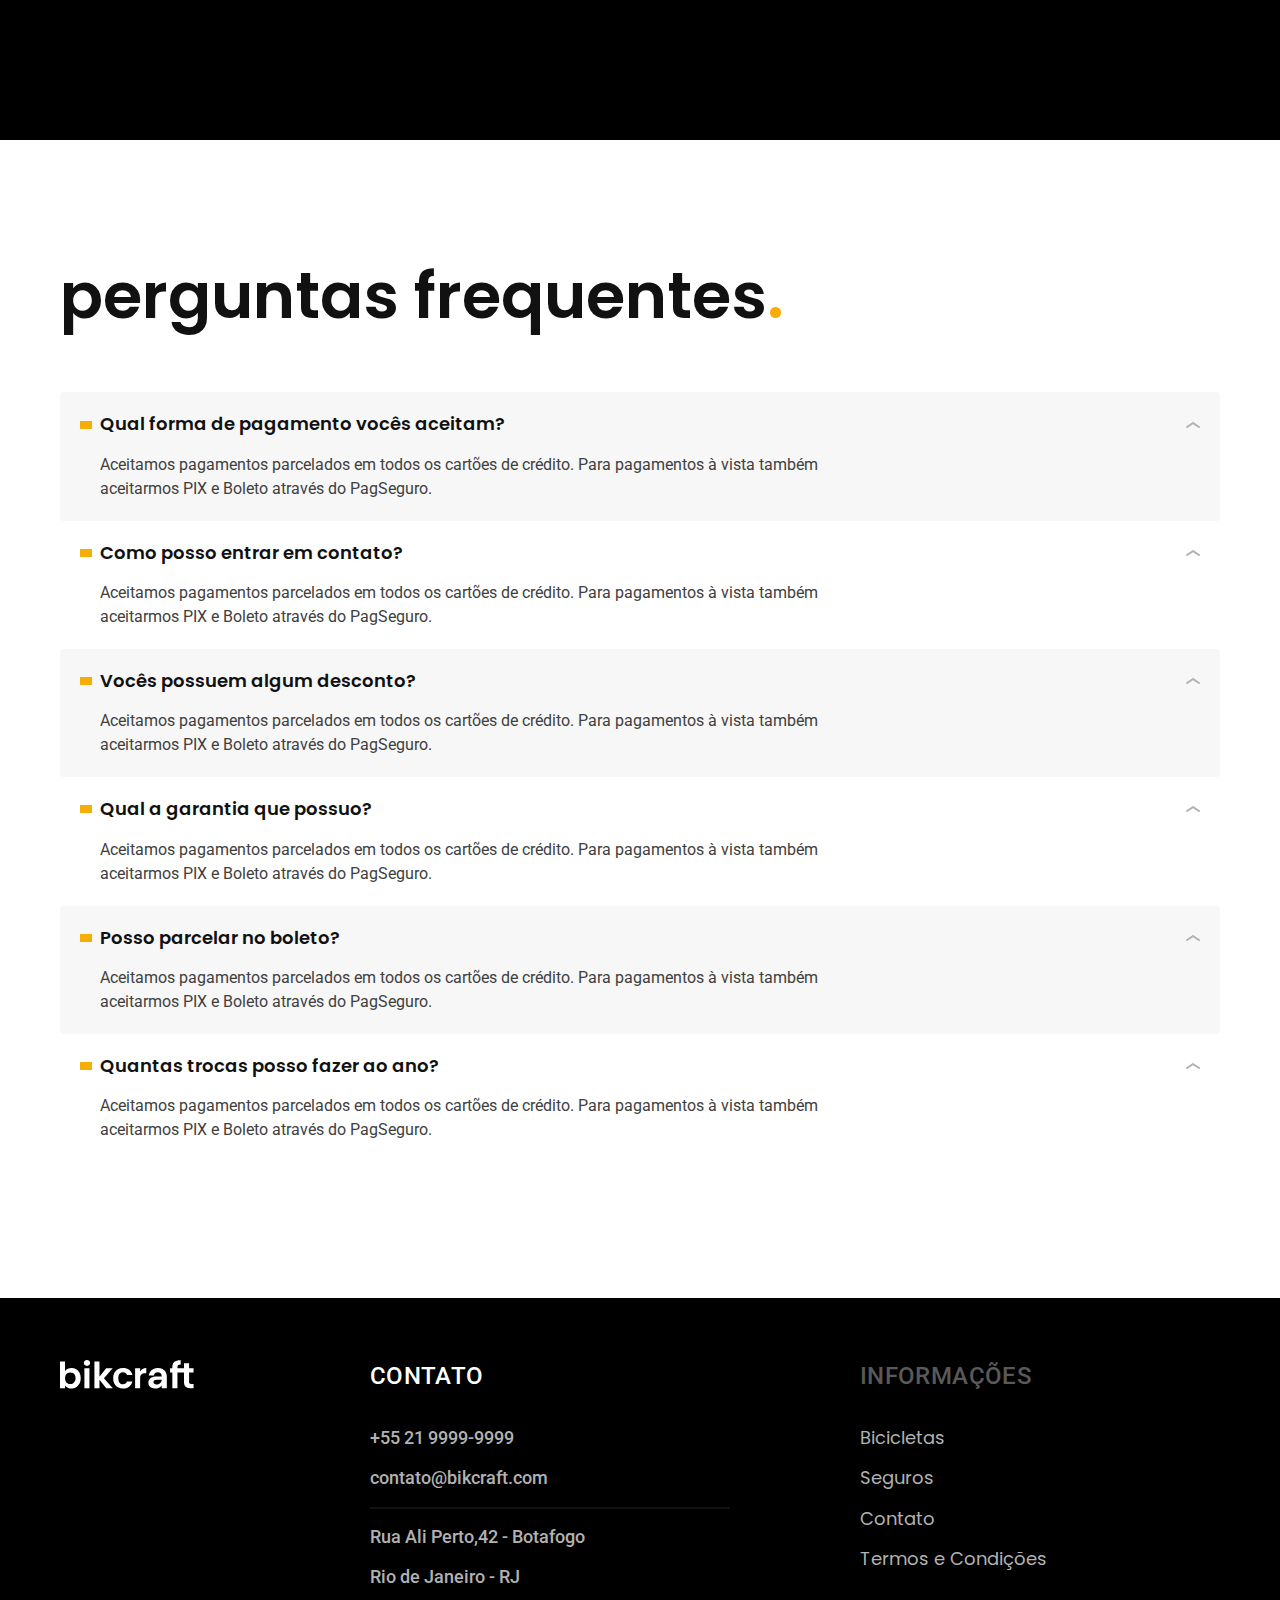
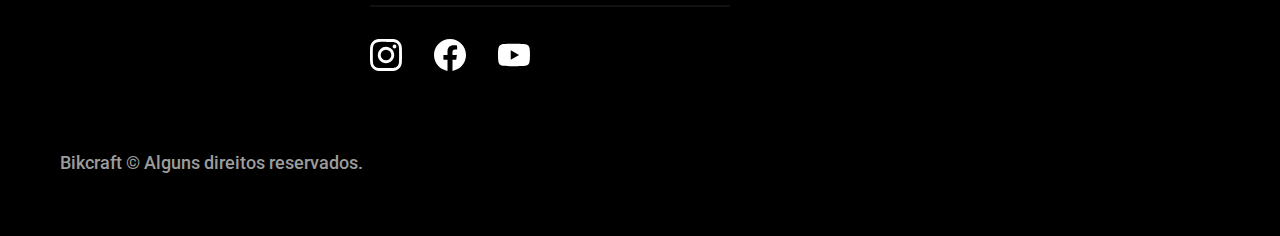
<file: seguros.html>
<!DOCTYPE html>
<html lang="pt-br">

<head>
  <meta charset="UTF-8">
  <meta name="viewport" content="width=device-width, initial-scale=1.0">

  <title>Seguros | Bikcraft</title>
  <meta name="description" content="Termos e condições">


  <link rel="preload" href="./css/style.css" as="style">
  <link rel="stylesheet" href="./css/style.css">

  <link rel="preconnect" href="https://fonts.googleapis.com">
  <link rel="preconnect" href="https://fonts.gstatic.com" crossorigin>
  <link href="https://fonts.googleapis.com/css2?family=Merriweather:ital,wght@1,900&family=Poppins:wght@400;600&family=Roboto:wght@400;500&display=swap" rel="stylesheet">

</head>

<body id="seguros">
  <header class="header-bg">
    <div class="header container">
      <a href="./">
        <img src="./img/bikcraft.svg" alt="Bikcraft">
      </a>

      <nav aria-label="primaria">
        <ul class="header-menu font-1-m cor-0">
          <li><a href="./bicicletas.html">Bicicletas</a></li>
          <li><a href="./seguros.html">Seguros</a></li>
          <li><a href="./contato.html">Contato</a></li>
        </ul>
      </nav>
    </div>
  </header>

  <main class="seguros-bg">
    <div class="titulo-bg">
      <div class="titulo container">
        <p class="font-2-l-b cor-5">Escolha o seguro</p>
        <h1 class="font-1-xxl cor-0">você seguro <span class="cor-p1">.</span></h1>
      </div>
    </div>

    <div class="seguros container">
      <div class="seguros-item">
        <h3 class="font-1-xl cor-6">PRATA</h3>
        <span class="font-1-xl cor-0">R$ 199 <span class="font-1-xs cor-6">mensal</span></span>
        <ul class="font-2-m cor-0">
          <li>Duas trocas por ano</li>
          <li>Assistência técnica</li>
          <li> Suporte 08h às 18h</li>
          <li>Cobertura estadual</li>
        </ul>
        <a class="botao secundario" href="./orcamento.html?tipo=seguro&produto=prata">Increva-se</a>
      </div>

      <div class="seguros-item">
        <h3 class="font-1-xl cor-p1">OURO</h3>
        <span class="font-1-xl cor-0">R$ 299 <span class="font-1-xs cor-6">mensal</span></span>
        <ul class="font-2-m cor-0">
          <li>Cinco trocas por ano</li>
          <li>Assistência especial</li>
          <li>Suporte 24h</li>
          <li>Cobertura nacional</li>
          <li>Desconto em parceiros</li>
          <li>Acesso ao Clube Bikcraft</li>
        </ul>
        <a class="botao" href="./orcamento.html?tipo=seguro&produto=ouro">Increva-se</a>
      </div>
    </div>
  </main>

  <article class="vantagens-bg">
    <div class="vantagens container">
      <h2 class="font-1-xxl cor-0">vantagens<span class="cor-p1">.</span></h2>
      <ul>
        <li>
          <img src="./img/icones/eletrica.svg" alt="">
          <h3 class="font-1-l cor-0">Reparo Elétrico</h3>
          <p class="font-2-s cor-5">Garantimos o reparo completo do seu motor em caso de falhas. Sabemos que falhas são raras, mas estamos aqui para caso ocorra.</p>
        </li>
        <li>
          <img src="./img/icones/carbono.svg" alt="">
          <h3 class="font-1-l cor-0">Carbono</h3>
          <p class="font-2-s cor-5">Nossos quadros são feitos para durar para sempre. Mas caso algo ocorra, ficamos felizes em reparar.</p>
        </li>
        <li>
          <img src="./img/icones/sustentavel.svg" alt="">
          <h3 class="font-1-l cor-0">Sustentável</h3>
          <p class="font-2-s cor-5">Trabalhamos com a filosofia de desperdício zero. Qualquer parte defeituosa é reciclada e reutilizada em outro projeto.</p>
        </li>
        <li>
          <img src="./img/icones/rastreador.svg" alt="">
          <h3 class="font-1-l cor-0">Recuperação</h3>
          <p class="font-2-s cor-5">Utilizamos o GPS da sua Bikcraft em conjunto com especialistas em segurança para efetuarmos a recuperação.</p>
        </li>
        <li>
          <img src="./img/icones/seguro.svg" alt="">
          <h3 class="font-1-l cor-0">Segurança</h3>
          <p class="font-2-s cor-5">Com o seguro Bikcraft você pode ficar tranquilo em saber que o seu dinheiro não será perdido em casos de roubo.</p>
        </li>
        <li>
          <img src="./img/icones/velocidade.svg" alt="">
          <h3 class="font-1-l cor-0">Rapidez</h3>
          <p class="font-2-s cor-5">A sua Bikcraft ficará pronta para uso no mesmo dia, caso você traga ela para ser reparada em uma das filiais.</p>
        </li>
      </ul>
    </div>
  </article>

  <article class="perguntas container">
    <h2 class="font-1-xxl ">perguntas frequentes<span class="cor-p1">.</span></h2>

    <dl>
      <div>
        <dt class="font-1-m-b">Qual forma de pagamento vocês aceitam?</dt>
        <dd class="font-2-s cor-9">Aceitamos pagamentos parcelados em todos os cartões de crédito. Para pagamentos à vista também aceitarmos PIX e Boleto através do PagSeguro.</dd>
      </div>
      <div>
        <dt class="font-1-m-b">Como posso entrar em contato?</dt>
        <dd class="font-2-s cor-9">Aceitamos pagamentos parcelados em todos os cartões de crédito. Para pagamentos à vista também aceitarmos PIX e Boleto através do PagSeguro.</dd>
      </div>
      <div>
        <dt class="font-1-m-b">Vocês possuem algum desconto?</dt>
        <dd class="font-2-s cor-9">Aceitamos pagamentos parcelados em todos os cartões de crédito. Para pagamentos à vista também aceitarmos PIX e Boleto através do PagSeguro.</dd>
      </div>
      <div>
        <dt class="font-1-m-b">Qual a garantia que possuo?</dt>
        <dd class="font-2-s cor-9">Aceitamos pagamentos parcelados em todos os cartões de crédito. Para pagamentos à vista também aceitarmos PIX e Boleto através do PagSeguro.</dd>
      </div>
      <div>
        <dt class="font-1-m-b">Posso parcelar no boleto?</dt>
        <dd class="font-2-s cor-9">Aceitamos pagamentos parcelados em todos os cartões de crédito. Para pagamentos à vista também aceitarmos PIX e Boleto através do PagSeguro.</dd>
      </div>
      <div>
        <dt class="font-1-m-b">Quantas trocas posso fazer ao ano?</dt>
        <dd class="font-2-s cor-9">Aceitamos pagamentos parcelados em todos os cartões de crédito. Para pagamentos à vista também aceitarmos PIX e Boleto através do PagSeguro.</dd>
      </div>
    </dl>
  </article>

  <footer class="footer-bg">
    <div class="footer container">
      <img src="./img/bikcraft.svg" alt="Bikcraft">
      <div class="footer-contato">
        <h3 class="font-2-l-b cor-0">Contato</h3>
        <ul class="font-2-m cor-5">
          <li><a href="tel:+552199999999">+55 21 9999-9999</a></li>
          <li><a href="mailto:contato@bikcraft.com">contato@bikcraft.com</a></li>
          <li>Rua Ali Perto,42 - Botafogo</li>
          <li>Rio de Janeiro - RJ</li>
        </ul>
        <div class="footer-redes">
          <a href="./">
            <img src="./img/redes/instagram.svg" alt="Instagram">
          </a>
          <a href="./">
            <img src="./img/redes/facebook.svg" alt="Facebook">
          </a>
          <a href="./">
            <img src="./img/redes/youtube.svg" alt="Youtube">
          </a>

        </div>
      </div>
      <div class="footer-informacoes">
        <h3 class="font-2-l-b cor-8">Informações</h3>
        <nav>
          <ul class="font-1-m cor-5">
            <li><a href="./bicicletas.html">Bicicletas</a></li>
            <li><a href="./seguros.html">Seguros</a></li>
            <li><a href="./contato.html">Contato</a></li>
            <li><a href="./termos.html">Termos e Condições</a></li>
          </ul>
        </nav>
      </div>
      <p class="footer-copy font-2-m cor-6">Bikcraft © Alguns direitos reservados.</p>
    </div>
  </footer>
  <script src="./js/script.js"></script>
</body>

</html>
</file>
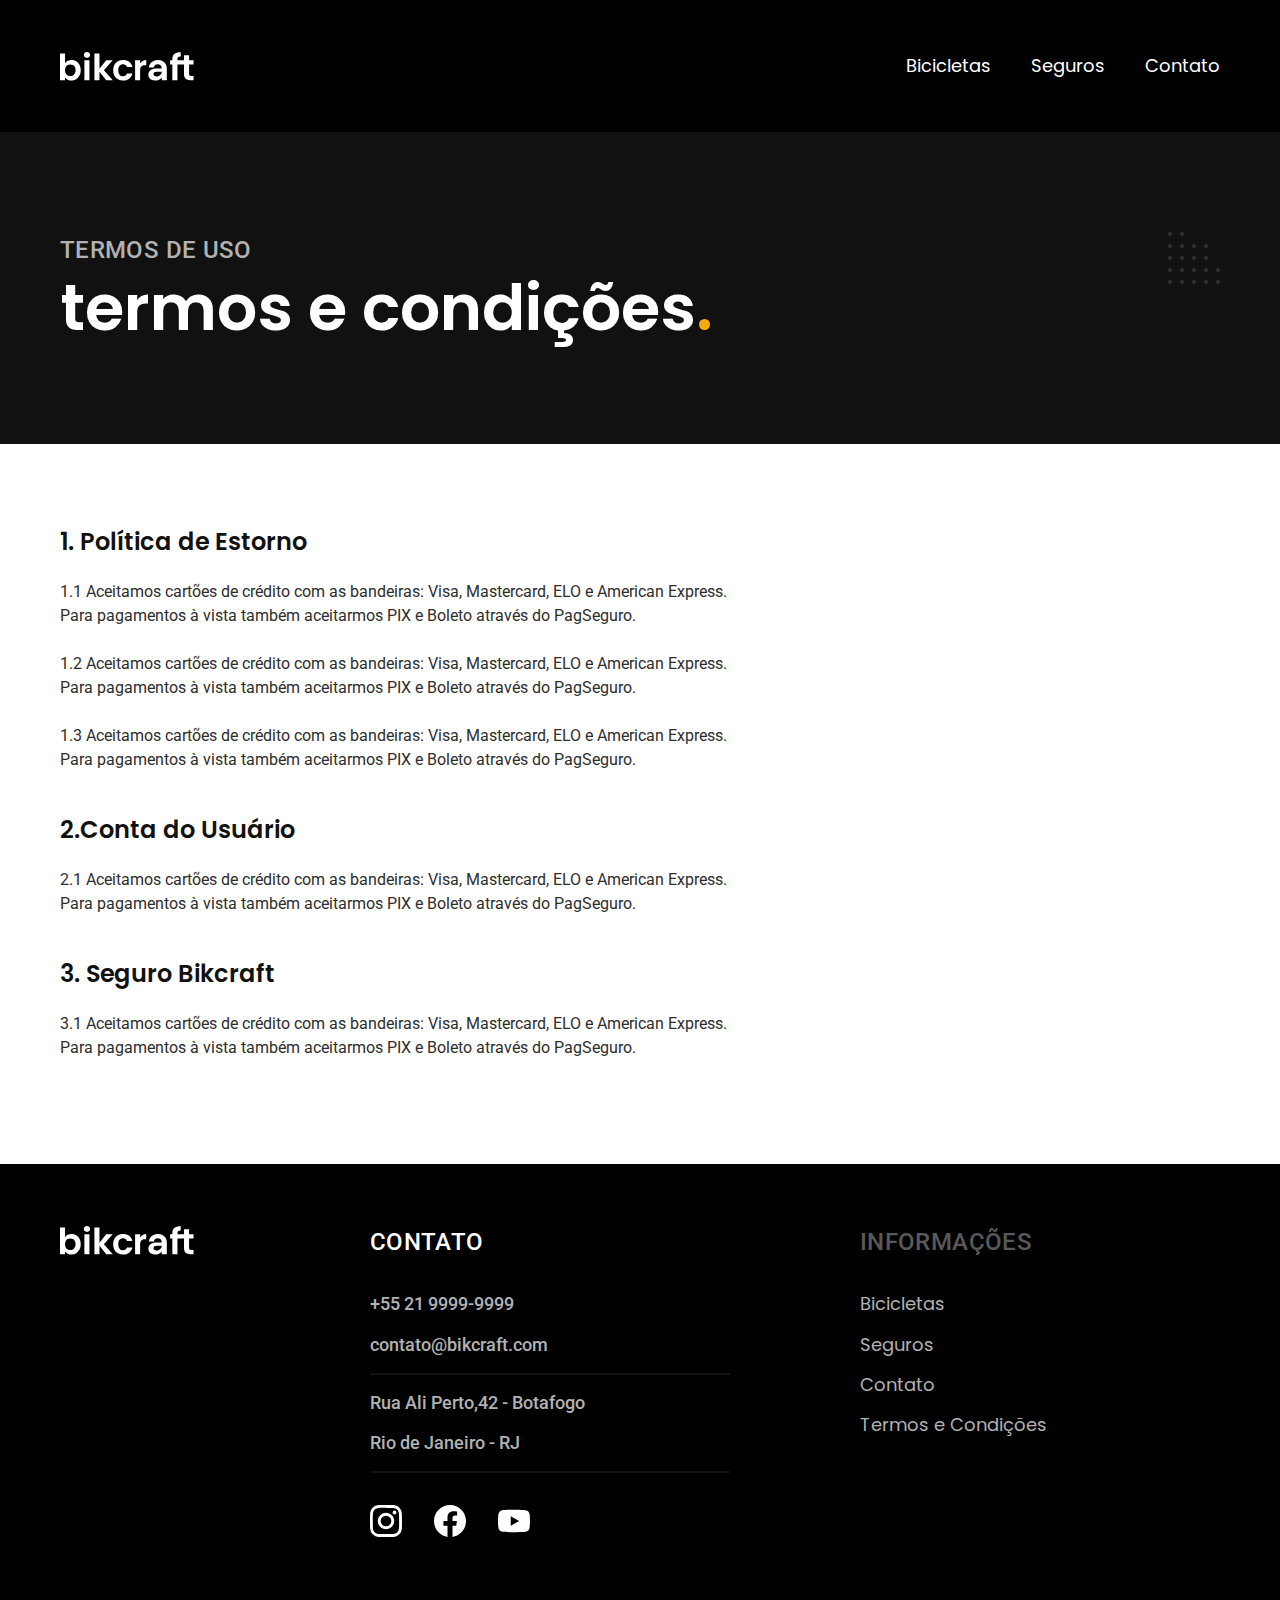
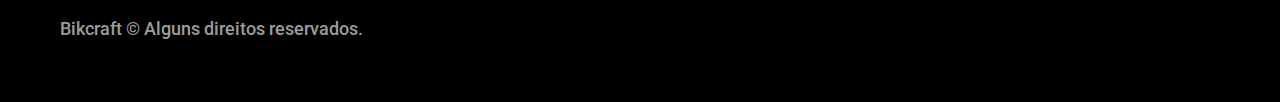
<file: termos.html>
<!DOCTYPE html>
<html lang="pt-br">

<head>
  <meta charset="UTF-8">
  <meta name="viewport" content="width=device-width, initial-scale=1.0">

  <title>Termos e Condições | Bikcraft</title>
  <meta name="description" content="Termos e condições">


  <link rel="preload" href="./css/style.css" as="style">
  <link rel="stylesheet" href="./css/style.css">

  <link rel="preconnect" href="https://fonts.googleapis.com">
  <link rel="preconnect" href="https://fonts.gstatic.com" crossorigin>
  <link href="https://fonts.googleapis.com/css2?family=Merriweather:ital,wght@1,900&family=Poppins:wght@400;600&family=Roboto:wght@400;500&display=swap" rel="stylesheet">

</head>

<body id="termos">
  <header class="header-bg">
    <div class="header container">
      <a href="./">
        <img src="./img/bikcraft.svg" alt="Bikcraft">
      </a>

      <nav aria-label="primaria">
        <ul class="header-menu font-1-m cor-0">
          <li><a href="./bicicletas.html">Bicicletas</a></li>
          <li><a href="./seguros.html">Seguros</a></li>
          <li><a href="./contato.html">Contato</a></li>
        </ul>
      </nav>
    </div>
  </header>

  <main>
    <div class="titulo-bg">
      <div class="titulo container">
        <p class="font-2-l-b cor-5">Termos de uso</p>
        <h1 class="font-1-xxl cor-0">termos e condições<span class="cor-p1">.</span></h1>
      </div>
    </div>

    <div class="termos font-2-s cor-10 container">
      <h2 class="font-1-l cor-11">1. Política de Estorno</h2>
      <p>1.1 Aceitamos cartões de crédito com as bandeiras: Visa, Mastercard, ELO e American Express. Para pagamentos à vista também aceitarmos PIX e Boleto através do PagSeguro.</p>
      <p>1.2 Aceitamos cartões de crédito com as bandeiras: Visa, Mastercard, ELO e American Express. Para pagamentos à vista também aceitarmos PIX e Boleto através do PagSeguro.</p>
      <p>1.3 Aceitamos cartões de crédito com as bandeiras: Visa, Mastercard, ELO e American Express. Para pagamentos à vista também aceitarmos PIX e Boleto através do PagSeguro.</p>
      <h2 class="font-1-l cor-11">2.Conta do Usuário</h2>
      <p>2.1 Aceitamos cartões de crédito com as bandeiras: Visa, Mastercard, ELO e American Express. Para pagamentos à vista também aceitarmos PIX e Boleto através do PagSeguro.</p>
      <h2 class="font-1-l cor-11">3. Seguro Bikcraft</h2>
      <p>3.1 Aceitamos cartões de crédito com as bandeiras: Visa, Mastercard, ELO e American Express. Para pagamentos à vista também aceitarmos PIX e Boleto através do PagSeguro.</p>
    </div>
  </main>

  <footer class="footer-bg">
    <div class="footer container">
      <img src="./img/bikcraft.svg" alt="Bikcraft">
      <div class="footer-contato">
        <h3 class="font-2-l-b cor-0">Contato</h3>
        <ul class="font-2-m cor-5">
          <li><a href="tel:+552199999999">+55 21 9999-9999</a></li>
          <li><a href="mailto:contato@bikcraft.com">contato@bikcraft.com</a></li>
          <li>Rua Ali Perto,42 - Botafogo</li>
          <li>Rio de Janeiro - RJ</li>
        </ul>
        <div class="footer-redes">
          <a href="./">
            <img src="./img/redes/instagram.svg" alt="Instagram">
          </a>
          <a href="./">
            <img src="./img/redes/facebook.svg" alt="Facebook">
          </a>
          <a href="./">
            <img src="./img/redes/youtube.svg" alt="Youtube">
          </a>

        </div>
      </div>
      <div class="footer-informacoes">
        <h3 class="font-2-l-b cor-8">Informações</h3>
        <nav>
          <ul class="font-1-m cor-5">
            <li><a href="./bicicletas.html">Bicicletas</a></li>
            <li><a href="./seguros.html">Seguros</a></li>
            <li><a href="./contato.html">Contato</a></li>
            <li><a href="./termos.html">Termos e Condições</a></li>
          </ul>
        </nav>
      </div>
      <p class="footer-copy font-2-m cor-6">Bikcraft © Alguns direitos reservados.</p>
    </div>
  </footer>
  <script src="./js/script.js"></script>
</body>

</html>
</file>
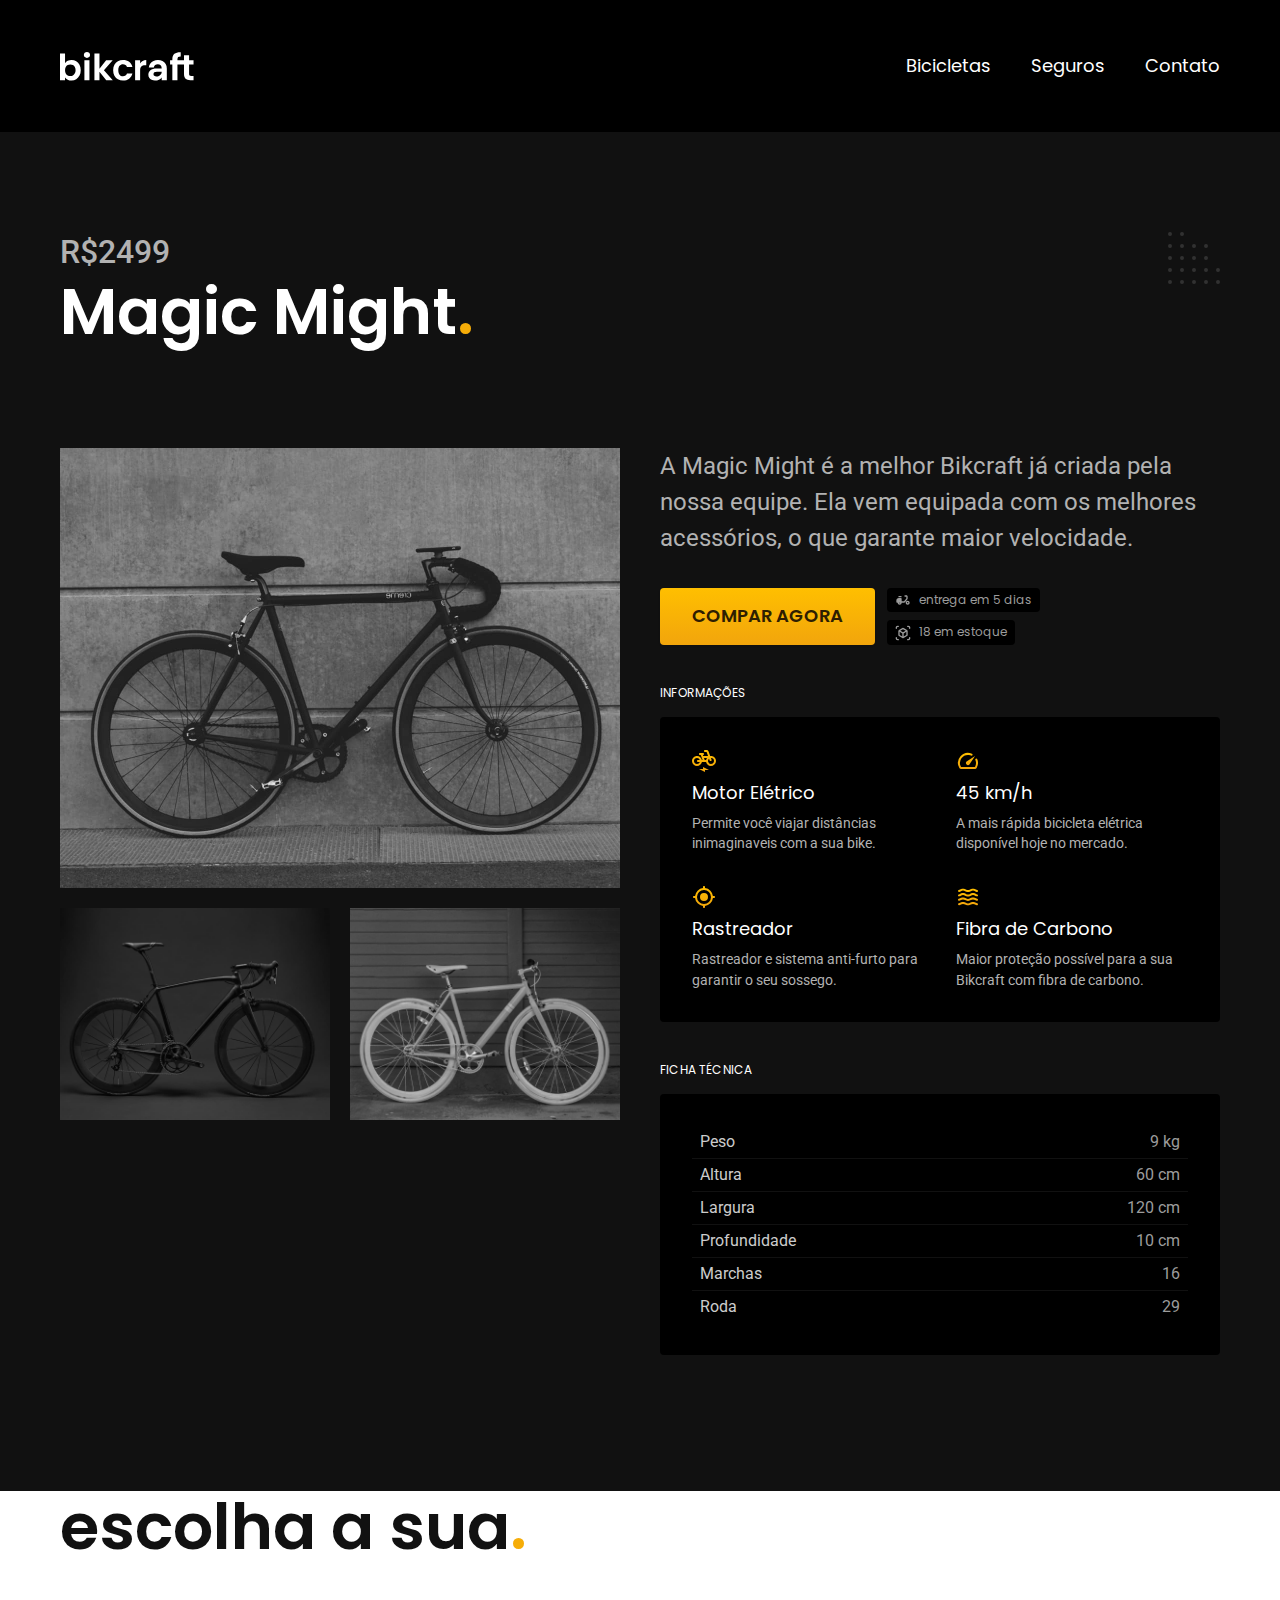
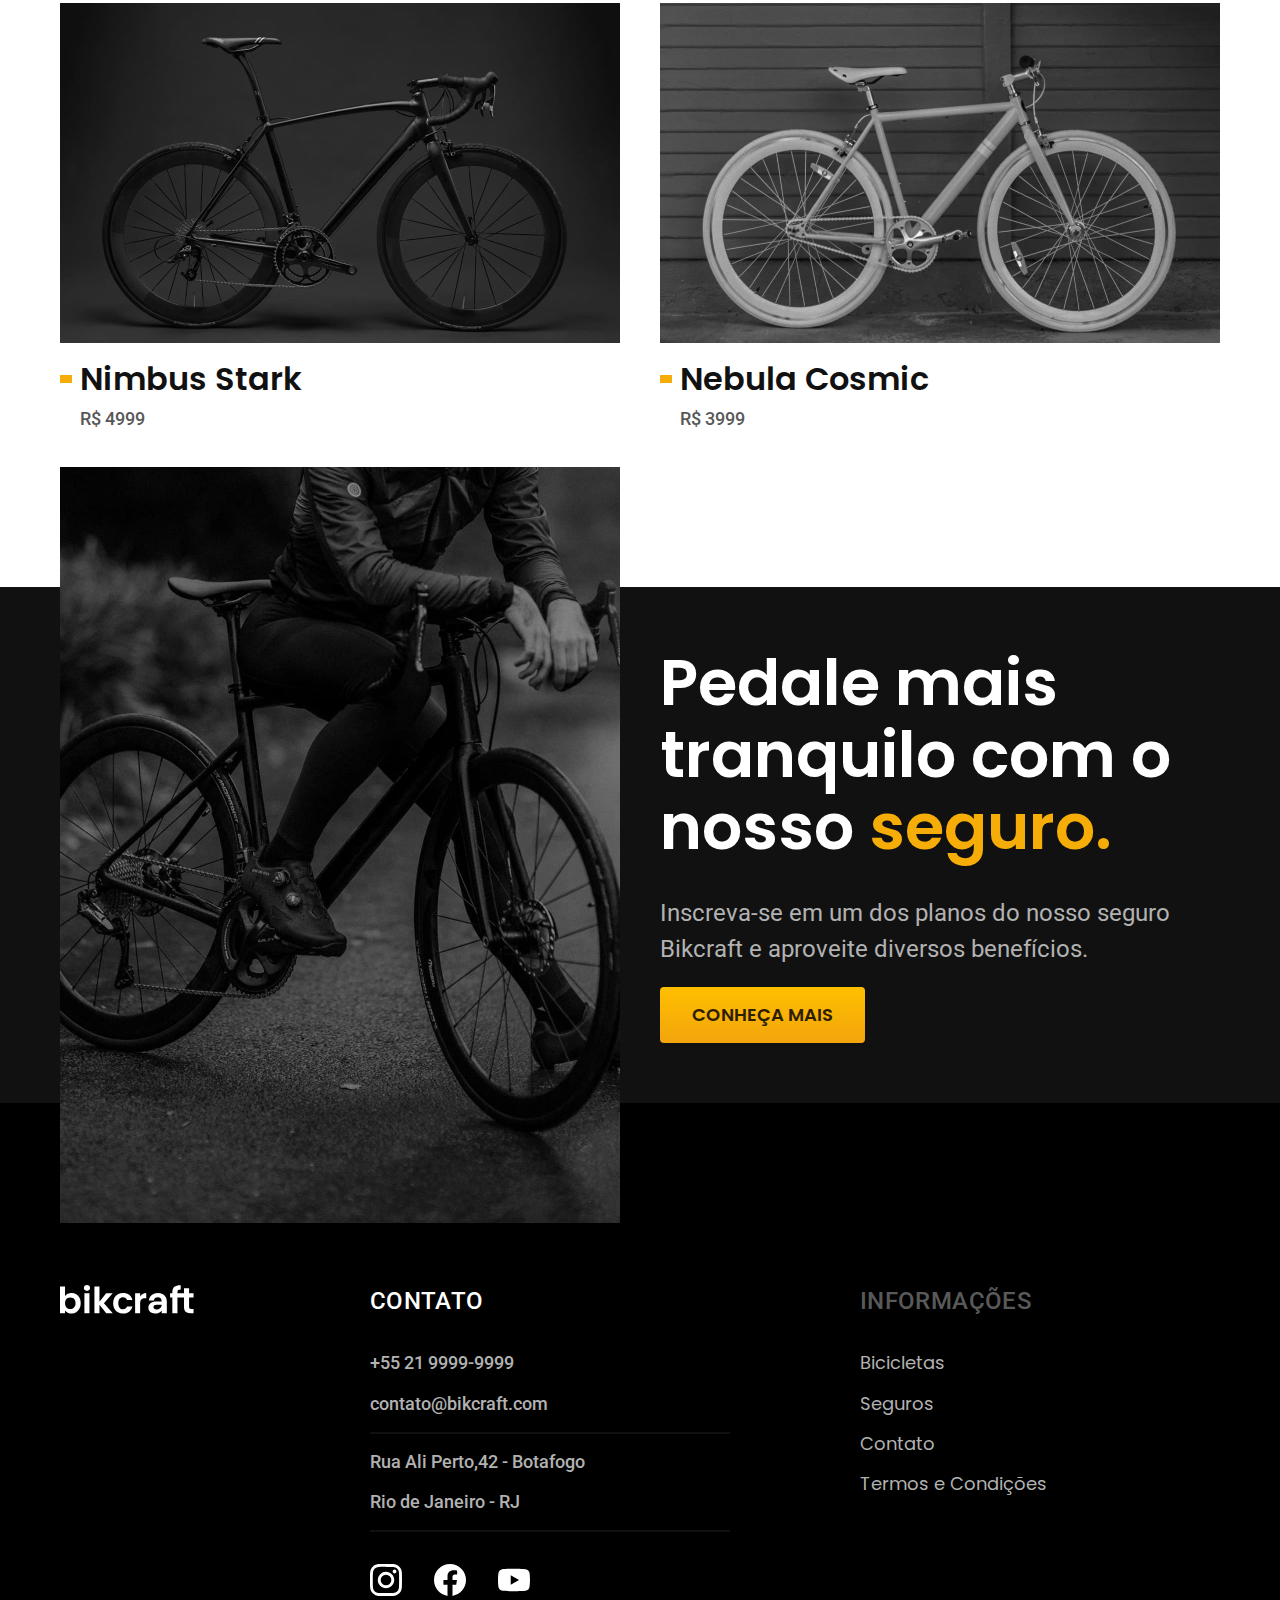
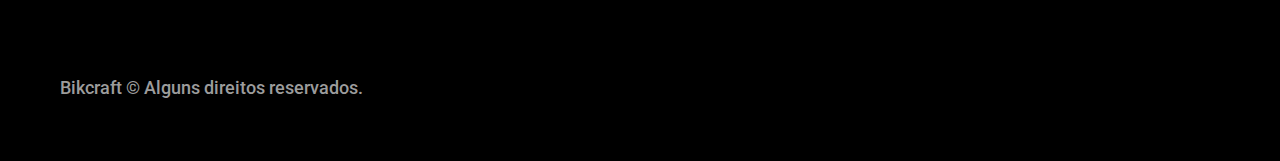
<file: bicicletas/magic.html>
<!DOCTYPE html>
<html lang="pt-br">

<head>
  <meta charset="UTF-8">
  <meta name="viewport" content="width=device-width, initial-scale=1.0">

  <title>Magic | Bikcraft</title>
  <meta name="description" content="Termos e condições">


  <link rel="stylesheet" href="../css/style.css">

  <link rel="preconnect" href="https://fonts.googleapis.com">
  <link rel="preconnect" href="https://fonts.gstatic.com" crossorigin>
  <link href="https://fonts.googleapis.com/css2?family=Merriweather:ital,wght@1,900&family=Poppins:wght@400;600&family=Roboto:wght@400;500&display=swap" rel="stylesheet">

</head>

<body id="bicicleta">
  <header class="header-bg">
    <div class="header container">
      <a href="../">
        <img src="../img/bikcraft.svg" alt="Bikcraft">
      </a>

      <nav aria-label="primaria">
        <ul class="header-menu font-1-m cor-0">
          <li><a href="../bicicletas.html">Bicicletas</a></li>
          <li><a href="../seguros.html">Seguros</a></li>
          <li><a href="../contato.html">Contato</a></li>
        </ul>
      </nav>
    </div>
  </header>

  <main class="titulo-bg">
    <div>
      <div class="titulo container">
        <p class="font-2-xl cor-5">R$2499</p>
        <h1 class="font-1-xxl cor-0">Magic Might<span class="cor-p1">.</span></h1>
      </div>
    </div>
    <div class="bicicleta container">
      <div class="bicicleta-imagens">
        <img src="../img/bicicleta/nimbus2.jpg" alt="">
        <img src="../img/bicicleta/nimbus1.jpg" alt="">
        <img src="../img/bicicleta/nimbus3.jpg" alt="">
      </div>
      <div class="bicicleta-conteudo">
        <p class="font-2-l cor-5">A Magic Might é a melhor Bikcraft já criada pela nossa equipe. Ela vem equipada com os melhores acessórios, o que garante maior velocidade.</p>
        <div class="bicicleta-comprar">
          <a class="botao" href="../orcamento.html?tipo=bikcraft&produto=magic">Compar Agora</a>
          <span class="font-1-xs cor-6"> <img src="../img/icones/entrega.svg" alt="">entrega em 5 dias</span>
          <span class="font-1-xs cor-6"> <img src="../img/icones/estoque.svg" alt="">18 em estoque</span>
        </div>

        <h2 class="font-1-xs cor-0">Informações</h2>
        <ul class="bicicleta-informacoes">
          <li>
            <img src="../img/icones/eletrica.svg" alt="">
            <h3 class="font-1-m cor-0">Motor Elétrico</h3>
            <p class="font-2-xs cor-5">Permite você viajar distâncias inimaginaveis com a sua bike.</p>
          </li>
          <li>
            <img src="../img/icones/velocidade.svg" alt="">
            <h3 class="font-1-m cor-0">45 km/h</h3>
            <p class="font-2-xs cor-5">A mais rápida bicicleta elétrica disponível hoje no mercado.</p>
          </li>
          <li>
            <img src="../img/icones/rastreador.svg" alt="">
            <h3 class="font-1-m cor-0">Rastreador</h3>
            <p class="font-2-xs cor-5">Rastreador e sistema anti-furto para garantir o seu sossego.</p>
          </li>
          <li>
            <img src="../img/icones/carbono.svg" alt="">
            <h3 class="font-1-m cor-0">Fibra de Carbono
            </h3>
            <p class="font-2-xs cor-5">Maior proteção possível para a sua Bikcraft com fibra de carbono.</p>
          </li>
        </ul>
        <h2 class="font-1-xs cor-0">Ficha Técnica</h2>
        <ul class="bicicleta-ficha font-2-s cor-4">
          <li>Peso <span>9 kg</span></li>
          <li>Altura <span>60 cm</span></li>
          <li>Largura <span>120 cm</span></li>
          <li>Profundidade <span>10 cm</span></li>
          <li>Marchas <span>16</span></li>
          <li>Roda <span>29</span></li>
        </ul>
      </div>
    </div>
  </main>

  <article class="bicicletas-lista container">
    <h2 class="font-1-xxl">escolha a sua<span class="cor-p1">.</span></h2>

    <ul>
      <li>
        <a href="./nimbus.html">
          <img src="../img/bicicletas/nimbus.jpg" alt="Bicleta preta">
          <h3 class="font-1-xl">Nimbus Stark</h3>
          <span class="font-2-m cor-8">R$ 4999</span>
        </a>
      </li>
      <li>
        <a href="./nebula.html">
          <img src="../img/bicicletas/nebula.jpg" alt="Bicleta preta">
          <h3 class="font-1-xl">Nebula Cosmic</h3>
          <span class="font-2-m cor-8">R$ 3999</span>
        </a>
      </li>
    </ul>
  </article>

  <article class="seguro-bg">
    <div class="seguro container">
      <div class="seguro-imagem">
        <img src="../img/fotos/seguros.jpg" alt="Pessoa parada em cima de uma bicicleta">
      </div>
      <div class="seguro-conteudo">
        <h2 class="font-1-xxl cor-0">Pedale mais tranquilo com o nosso <span class="cor-p1">seguro.</span></h2>
        <p class="font-2-l cor-5">Inscreva-se em um dos planos do nosso seguro Bikcraft e aproveite diversos benefícios.</p>
        <a class="botao" href="../seguros.html">Conheça Mais</a>
      </div>
    </div>
  </article>

  <footer class="footer-bg">
    <div class="footer container">
      <img src="../img/bikcraft.svg" alt="Bikcraft">
      <div class="footer-contato">
        <h3 class="font-2-l-b cor-0">Contato</h3>
        <ul class="font-2-m cor-5">
          <li><a href="tel:+552199999999">+55 21 9999-9999</a></li>
          <li><a href="mailto:contato@bikcraft.com">contato@bikcraft.com</a></li>
          <li>Rua Ali Perto,42 - Botafogo</li>
          <li>Rio de Janeiro - RJ</li>
        </ul>
        <div class="footer-redes">
          <a href="../">
            <img src="../img/redes/instagram.svg" alt="Instagram">
          </a>
          <a href="../">
            <img src="../img/redes/facebook.svg" alt="Facebook">
          </a>
          <a href="../">
            <img src="../img/redes/youtube.svg" alt="Youtube">
          </a>

        </div>
      </div>
      <div class="footer-informacoes">
        <h3 class="font-2-l-b cor-8">Informações</h3>
        <nav>
          <ul class="font-1-m cor-5">
            <li><a href="../bicicletas.html">Bicicletas</a></li>
            <li><a href="../seguros.html">Seguros</a></li>
            <li><a href="../contato.html">Contato</a></li>
            <li><a href="../termos.html">Termos e Condições</a></li>
          </ul>
        </nav>
      </div>
      <p class="footer-copy font-2-m cor-6">Bikcraft © Alguns direitos reservados.</p>
    </div>
  </footer>
  <script src="../js/script.js"></script>
</body>

</html>
</file>
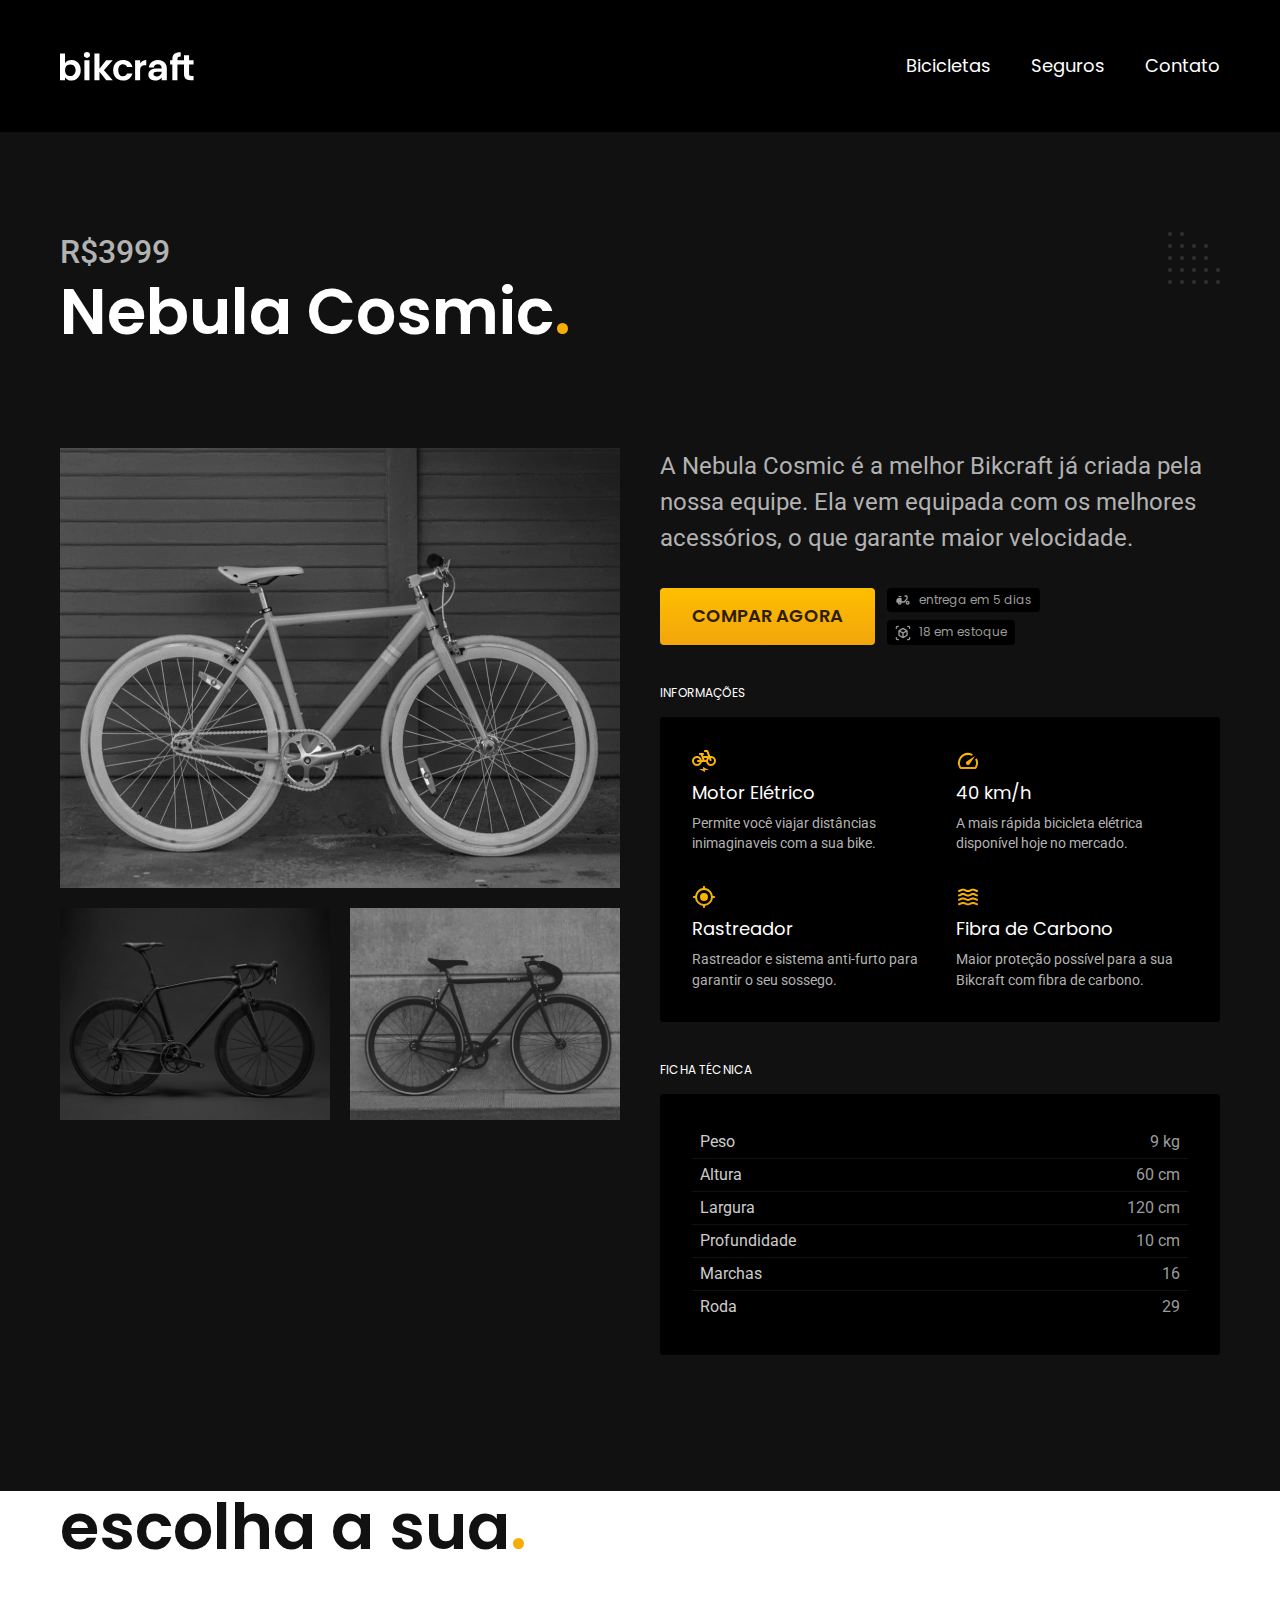
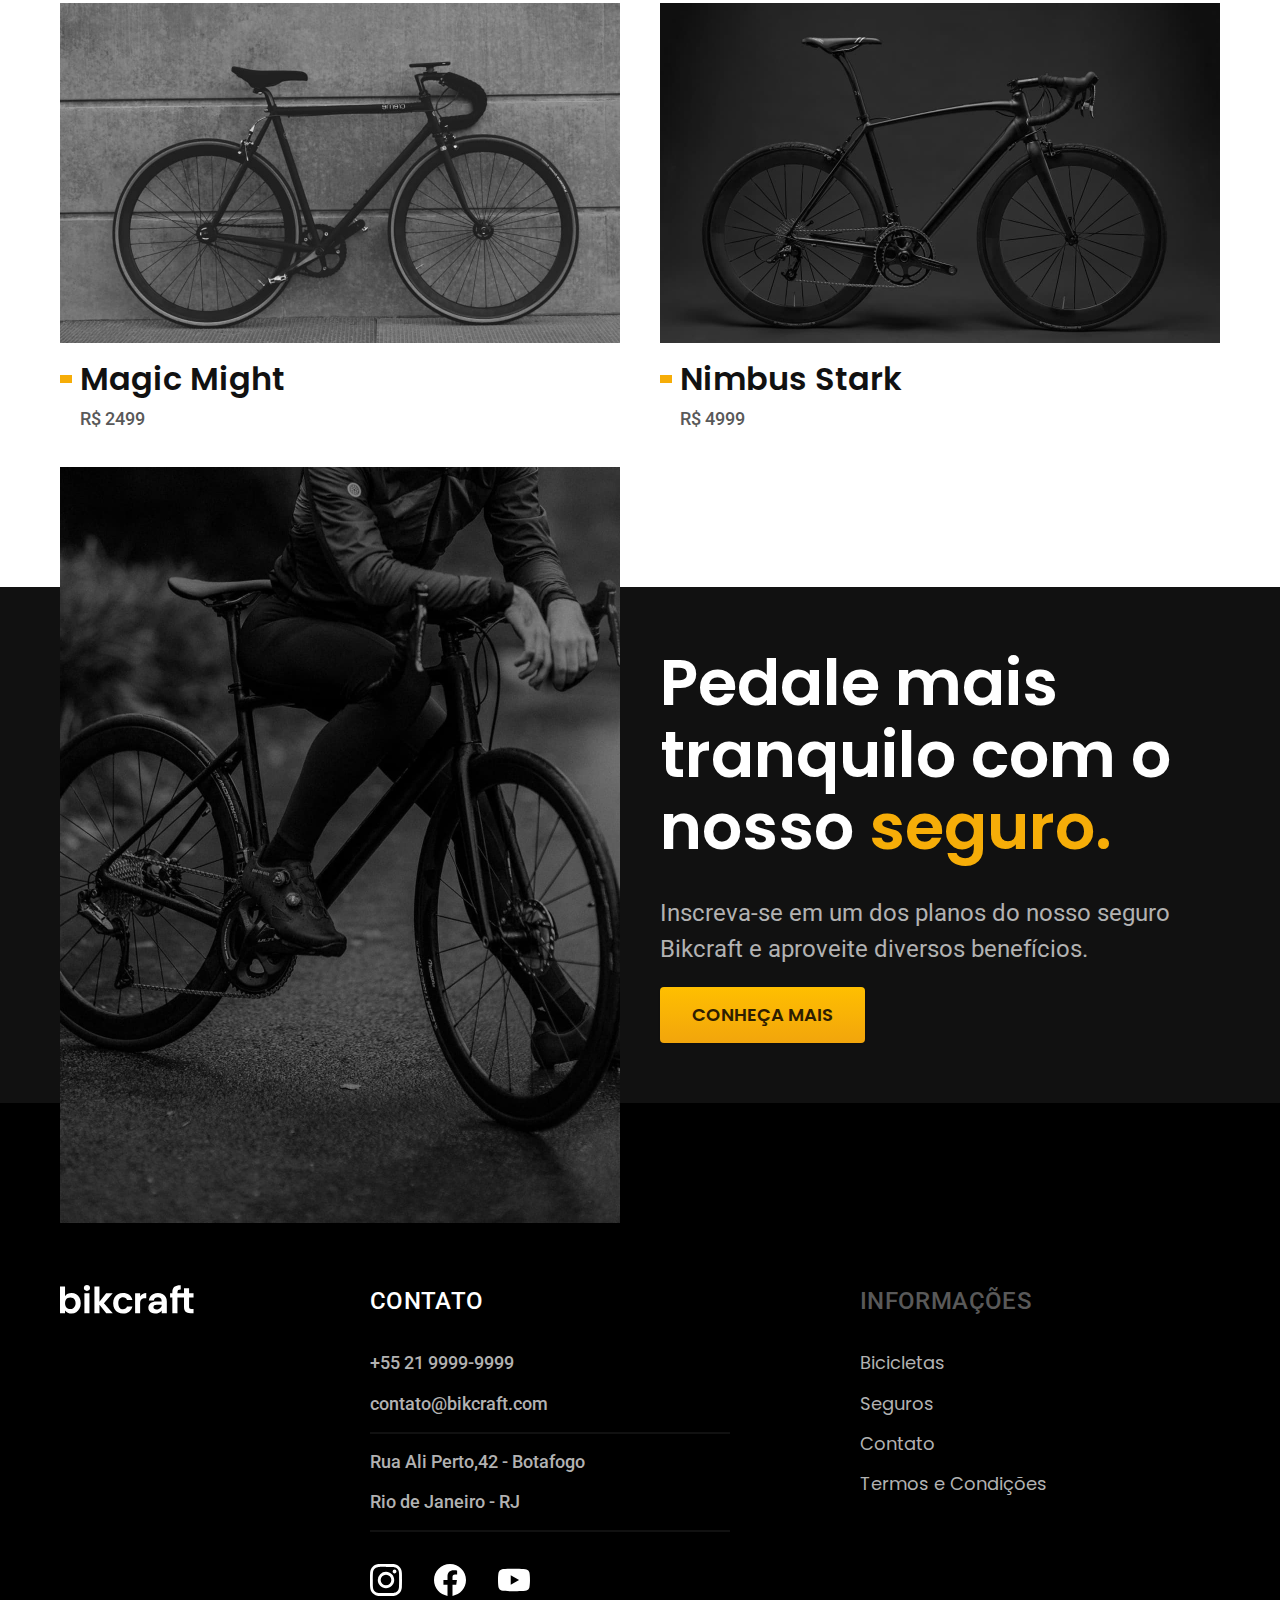
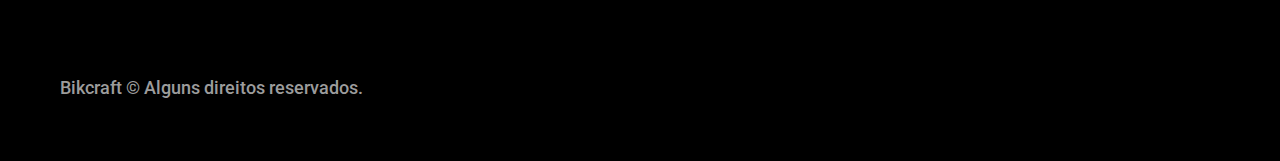
<file: bicicletas/nebula.html>
<!DOCTYPE html>
<html lang="pt-br">

<head>
  <meta charset="UTF-8">
  <meta name="viewport" content="width=device-width, initial-scale=1.0">

  <title>Nebula | Bikcraft</title>
  <meta name="description" content="Termos e condições">


  <link rel="stylesheet" href="../css/style.css">

  <link rel="preconnect" href="https://fonts.googleapis.com">
  <link rel="preconnect" href="https://fonts.gstatic.com" crossorigin>
  <link href="https://fonts.googleapis.com/css2?family=Merriweather:ital,wght@1,900&family=Poppins:wght@400;600&family=Roboto:wght@400;500&display=swap" rel="stylesheet">

</head>

<body id="bicicleta">
  <header class="header-bg">
    <div class="header container">
      <a href="../">
        <img src="../img/bikcraft.svg" alt="Bikcraft">
      </a>

      <nav aria-label="primaria">
        <ul class="header-menu font-1-m cor-0">
          <li><a href="../bicicletas.html">Bicicletas</a></li>
          <li><a href="../seguros.html">Seguros</a></li>
          <li><a href="../contato.html">Contato</a></li>
        </ul>
      </nav>
    </div>
  </header>

  <main class="titulo-bg">
    <div>
      <div class="titulo container">
        <p class="font-2-xl cor-5">R$3999</p>
        <h1 class="font-1-xxl cor-0">Nebula Cosmic<span class="cor-p1">.</span></h1>
      </div>
    </div>
    <div class="bicicleta container">
      <div class="bicicleta-imagens">
        <img src="../img/bicicleta/nimbus3.jpg" alt="">
        <img src="../img/bicicleta/nimbus1.jpg" alt="">
        <img src="../img/bicicleta/nimbus2.jpg" alt="">
      </div>
      <div class="bicicleta-conteudo">
        <p class="font-2-l cor-5">A Nebula Cosmic é a melhor Bikcraft já criada pela nossa equipe. Ela vem equipada com os melhores acessórios, o que garante maior velocidade.</p>
        <div class="bicicleta-comprar">
          <a class="botao" href="../orcamento.htmltipo=bikcraft&produto=nebula">Compar Agora</a>
          <span class="font-1-xs cor-6"> <img src="../img/icones/entrega.svg" alt="">entrega em 5 dias</span>
          <span class="font-1-xs cor-6"> <img src="../img/icones/estoque.svg" alt="">18 em estoque</span>
        </div>

        <h2 class="font-1-xs cor-0">Informações</h2>
        <ul class="bicicleta-informacoes">
          <li>
            <img src="../img/icones/eletrica.svg" alt="">
            <h3 class="font-1-m cor-0">Motor Elétrico</h3>
            <p class="font-2-xs cor-5">Permite você viajar distâncias inimaginaveis com a sua bike.</p>
          </li>
          <li>
            <img src="../img/icones/velocidade.svg" alt="">
            <h3 class="font-1-m cor-0">40 km/h</h3>
            <p class="font-2-xs cor-5">A mais rápida bicicleta elétrica disponível hoje no mercado.</p>
          </li>
          <li>
            <img src="../img/icones/rastreador.svg" alt="">
            <h3 class="font-1-m cor-0">Rastreador</h3>
            <p class="font-2-xs cor-5">Rastreador e sistema anti-furto para garantir o seu sossego.</p>
          </li>
          <li>
            <img src="../img/icones/carbono.svg" alt="">
            <h3 class="font-1-m cor-0">Fibra de Carbono
            </h3>
            <p class="font-2-xs cor-5">Maior proteção possível para a sua Bikcraft com fibra de carbono.</p>
          </li>
        </ul>
        <h2 class="font-1-xs cor-0">Ficha Técnica</h2>
        <ul class="bicicleta-ficha font-2-s cor-4">
          <li>Peso <span>9 kg</span></li>
          <li>Altura <span>60 cm</span></li>
          <li>Largura <span>120 cm</span></li>
          <li>Profundidade <span>10 cm</span></li>
          <li>Marchas <span>16</span></li>
          <li>Roda <span>29</span></li>
        </ul>
      </div>
    </div>
  </main>

  <article class="bicicletas-lista container">
    <h2 class="font-1-xxl">escolha a sua<span class="cor-p1">.</span></h2>

    <ul>
      <li>
        <a href="./magic.html">
          <img src="../img/bicicletas/magic.jpg" alt="Bicleta preta">
          <h3 class="font-1-xl">Magic Might</h3>
          <span class="font-2-m cor-8">R$ 2499</span>
        </a>
      </li>
      <li>
        <a href="./nimbus.html">
          <img src="../img/bicicletas/nimbus.jpg" alt="Bicleta preta">
          <h3 class="font-1-xl">Nimbus Stark</h3>
          <span class="font-2-m cor-8">R$ 4999</span>
        </a>
      </li>
    </ul>
  </article>

  <article class="seguro-bg">
    <div class="seguro container">
      <div class="seguro-imagem">
        <img src="../img/fotos/seguros.jpg" alt="Pessoa parada em cima de uma bicicleta">
      </div>
      <div class="seguro-conteudo">
        <h2 class="font-1-xxl cor-0">Pedale mais tranquilo com o nosso <span class="cor-p1">seguro.</span></h2>
        <p class="font-2-l cor-5">Inscreva-se em um dos planos do nosso seguro Bikcraft e aproveite diversos benefícios.</p>
        <a class="botao" href="../seguros.html">Conheça Mais</a>
      </div>
    </div>
  </article>

  <footer class="footer-bg">
    <div class="footer container">
      <img src="../img/bikcraft.svg" alt="Bikcraft">
      <div class="footer-contato">
        <h3 class="font-2-l-b cor-0">Contato</h3>
        <ul class="font-2-m cor-5">
          <li><a href="tel:+552199999999">+55 21 9999-9999</a></li>
          <li><a href="mailto:contato@bikcraft.com">contato@bikcraft.com</a></li>
          <li>Rua Ali Perto,42 - Botafogo</li>
          <li>Rio de Janeiro - RJ</li>
        </ul>
        <div class="footer-redes">
          <a href="../">
            <img src="../img/redes/instagram.svg" alt="Instagram">
          </a>
          <a href="../">
            <img src="../img/redes/facebook.svg" alt="Facebook">
          </a>
          <a href="../">
            <img src="../img/redes/youtube.svg" alt="Youtube">
          </a>

        </div>
      </div>
      <div class="footer-informacoes">
        <h3 class="font-2-l-b cor-8">Informações</h3>
        <nav>
          <ul class="font-1-m cor-5">
            <li><a href="../bicicletas.html">Bicicletas</a></li>
            <li><a href="../seguros.html">Seguros</a></li>
            <li><a href="../contato.html">Contato</a></li>
            <li><a href="../termos.html">Termos e Condições</a></li>
          </ul>
        </nav>
      </div>
      <p class="footer-copy font-2-m cor-6">Bikcraft © Alguns direitos reservados.</p>
    </div>
  </footer>
  <script src="../js/script.js"></script>
</body>

</html>
</file>
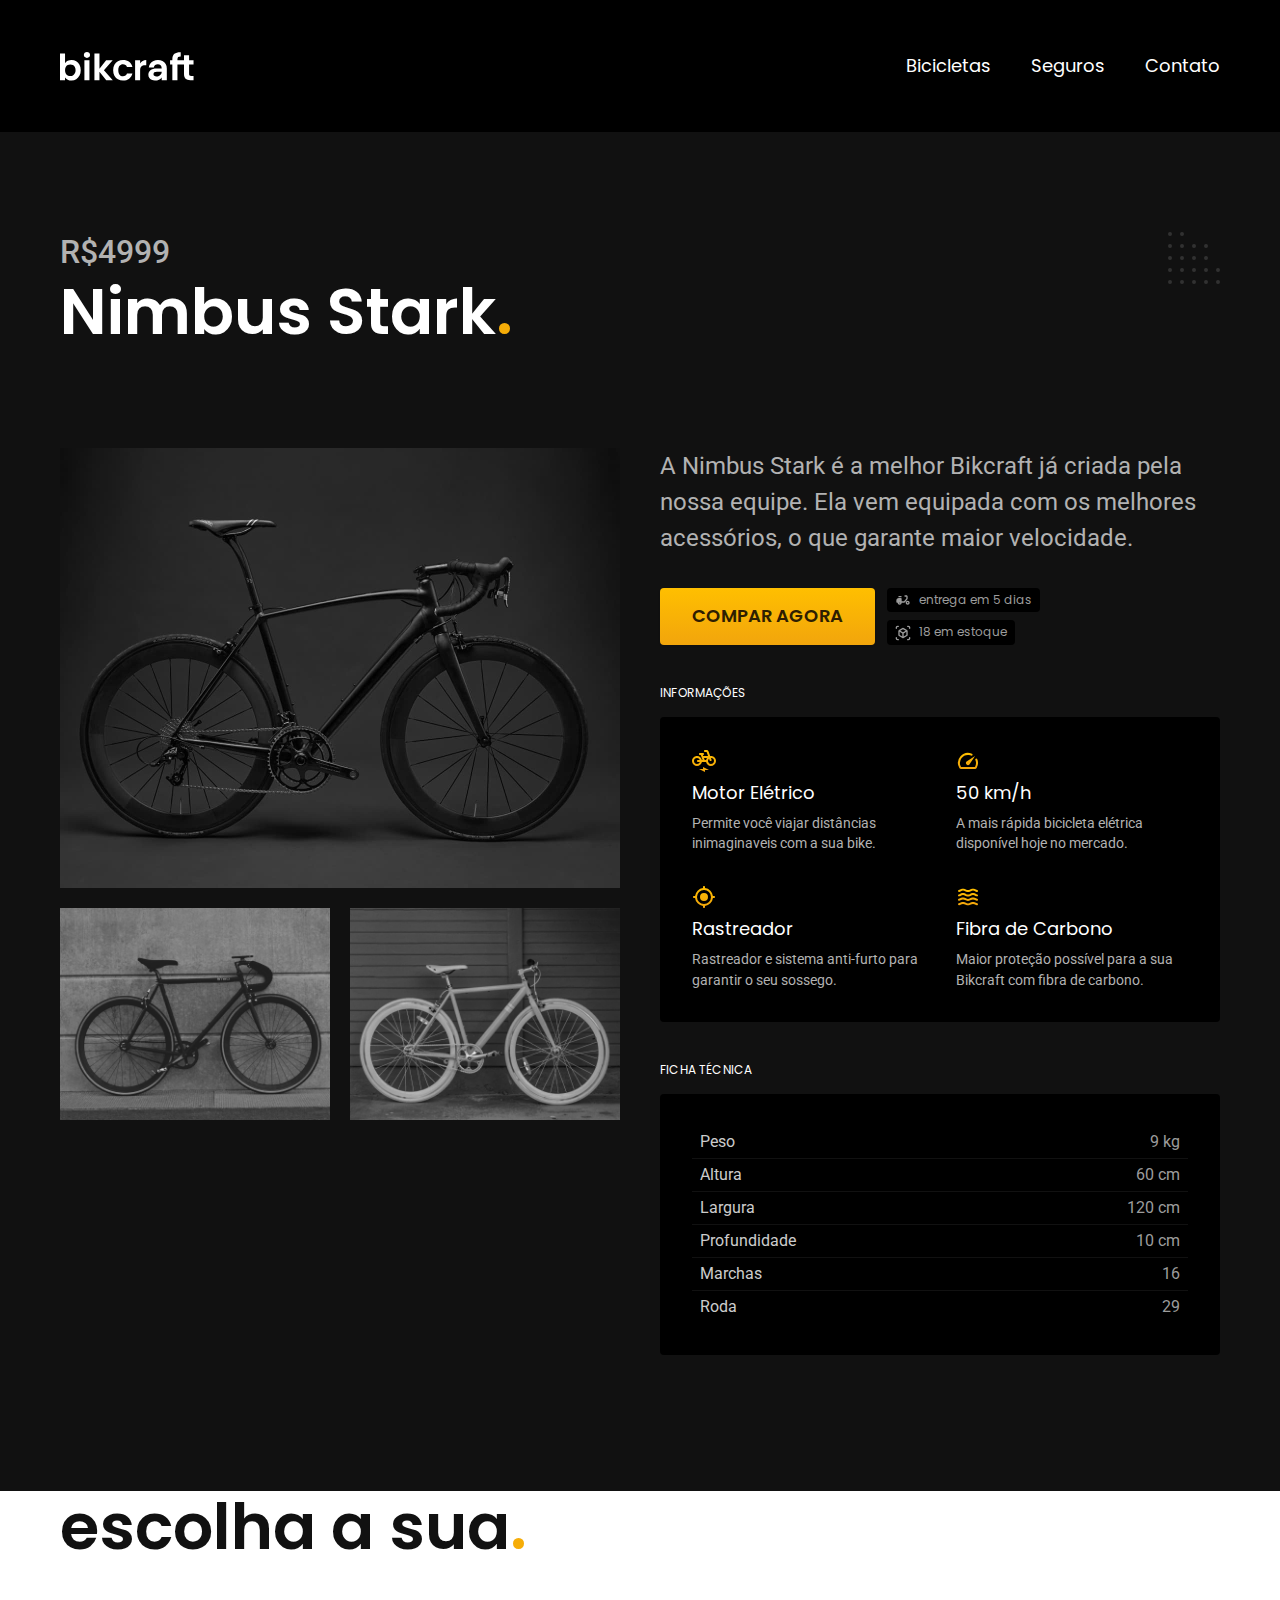
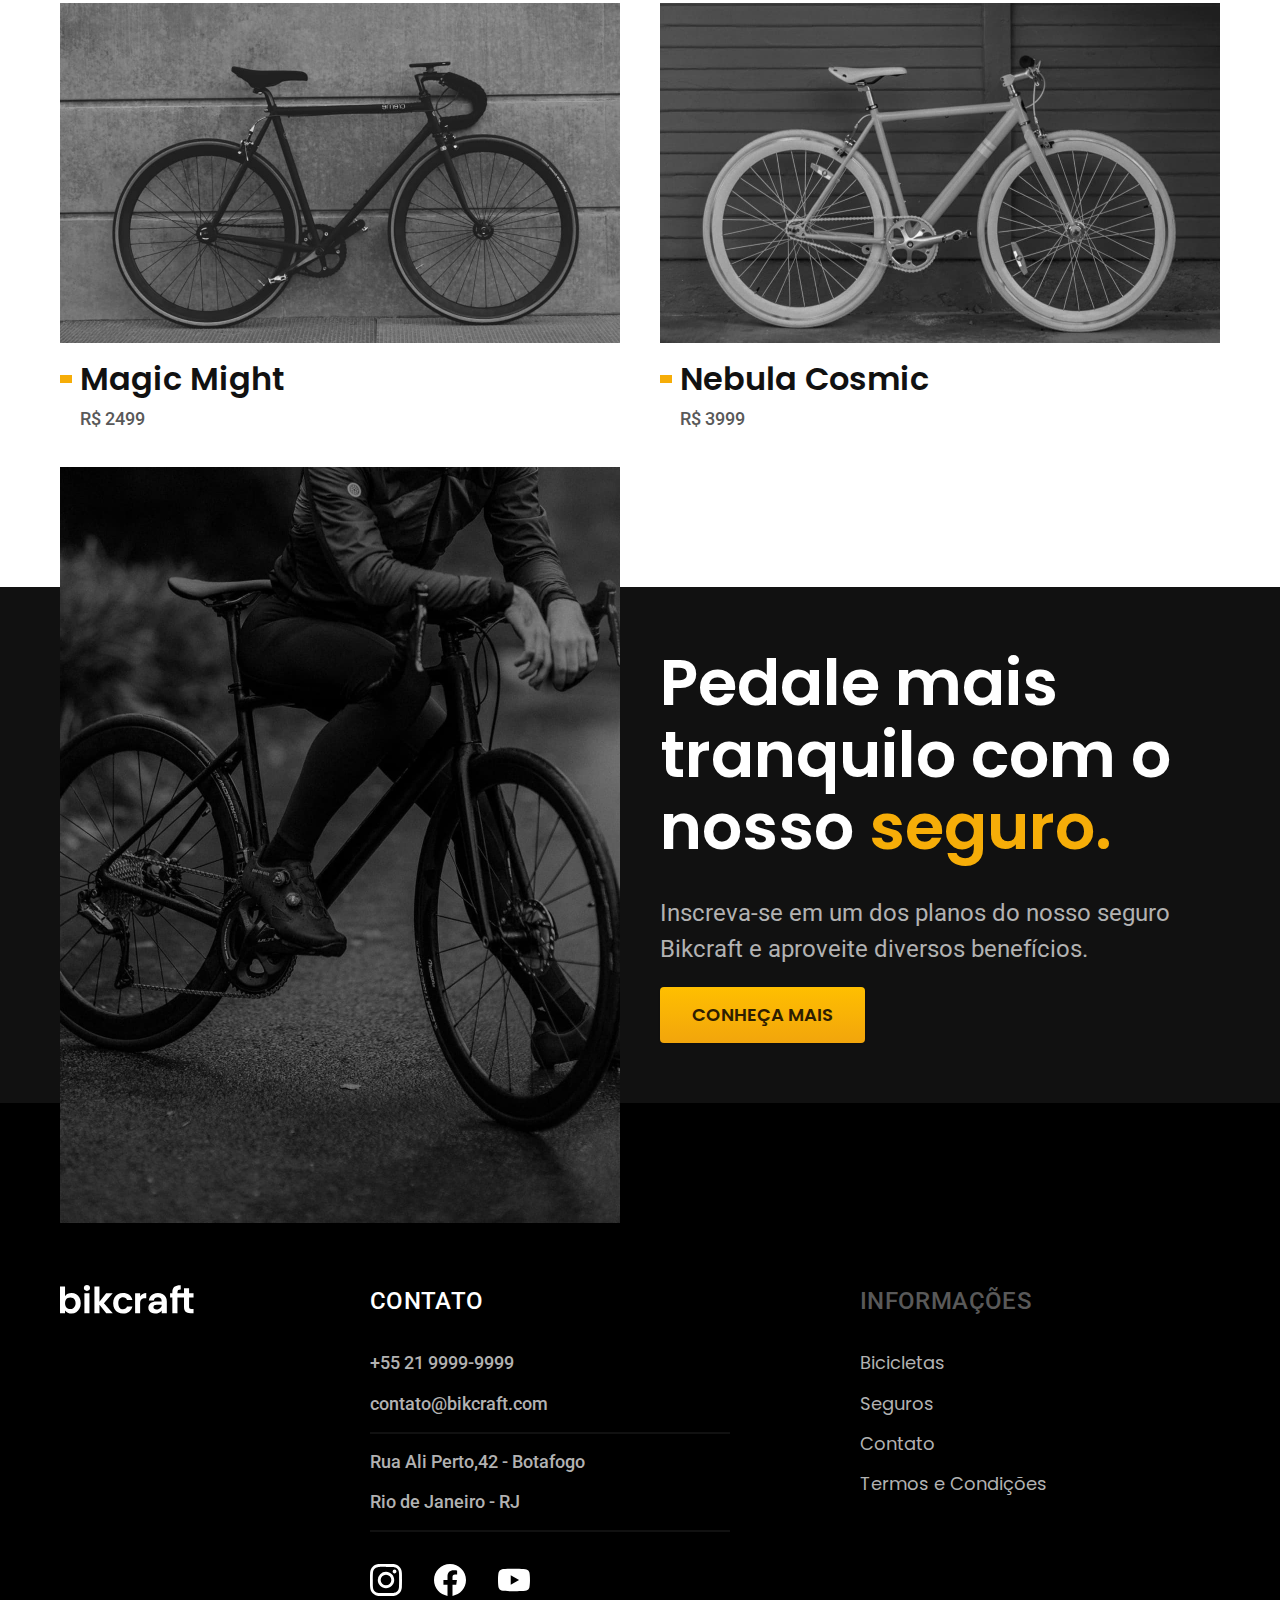
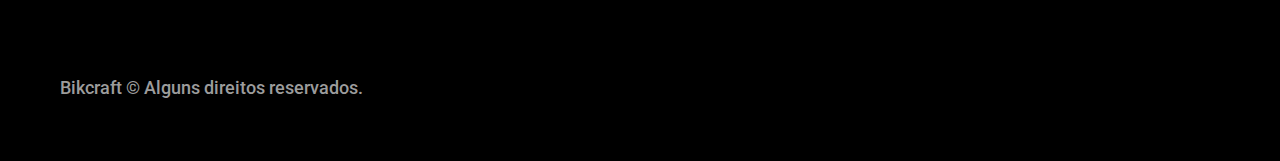
<file: bicicletas/nimbus.html>
<!DOCTYPE html>
<html lang="pt-br">

<head>
  <meta charset="UTF-8">
  <meta name="viewport" content="width=device-width, initial-scale=1.0">

  <title>Nimbus | Bikcraft</title>
  <meta name="description" content="Termos e condições">


  <link rel="stylesheet" href="../css/style.css">

  <link rel="preconnect" href="https://fonts.googleapis.com">
  <link rel="preconnect" href="https://fonts.gstatic.com" crossorigin>
  <link href="https://fonts.googleapis.com/css2?family=Merriweather:ital,wght@1,900&family=Poppins:wght@400;600&family=Roboto:wght@400;500&display=swap" rel="stylesheet">

</head>

<body id="bicicleta">
  <header class="header-bg">
    <div class="header container">
      <a href="../">
        <img src="../img/bikcraft.svg" alt="Bikcraft">
      </a>

      <nav aria-label="primaria">
        <ul class="header-menu font-1-m cor-0">
          <li><a href="../bicicletas.html">Bicicletas</a></li>
          <li><a href="../seguros.html">Seguros</a></li>
          <li><a href="../contato.html">Contato</a></li>
        </ul>
      </nav>
    </div>
  </header>

  <main class="titulo-bg">
    <div>
      <div class="titulo container">
        <p class="font-2-xl cor-5">R$4999</p>
        <h1 class="font-1-xxl cor-0">Nimbus Stark<span class="cor-p1">.</span></h1>
      </div>
    </div>
    <div class="bicicleta container">
      <div class="bicicleta-imagens">
        <img src="../img/bicicleta/nimbus1.jpg" alt="Bicicleta 1">
        <img src="../img/bicicleta/nimbus2.jpg" alt="Bicicleta 2">
        <img src="../img/bicicleta/nimbus3.jpg" alt="Bicicleta 3">
      </div>
      <div class="bicicleta-conteudo">
        <p class="font-2-l cor-5">A Nimbus Stark é a melhor Bikcraft já criada pela nossa equipe. Ela vem equipada com os melhores acessórios, o que garante maior velocidade.</p>
        <div class="bicicleta-comprar">
          <a class="botao" href="../orcamento.html?tipo=bikcraft&produto=nimbus">Compar Agora</a>
          <span class="font-1-xs cor-6"> <img src="../img/icones/entrega.svg" alt="">entrega em 5 dias</span>
          <span class="font-1-xs cor-6"> <img src="../img/icones/estoque.svg" alt="">18 em estoque</span>
        </div>

        <h2 class="font-1-xs cor-0">Informações</h2>
        <ul class="bicicleta-informacoes">
          <li>
            <img src="../img/icones/eletrica.svg" alt="">
            <h3 class="font-1-m cor-0">Motor Elétrico</h3>
            <p class="font-2-xs cor-5">Permite você viajar distâncias inimaginaveis com a sua bike.</p>
          </li>
          <li>
            <img src="../img/icones/velocidade.svg" alt="">
            <h3 class="font-1-m cor-0">50 km/h</h3>
            <p class="font-2-xs cor-5">A mais rápida bicicleta elétrica disponível hoje no mercado.</p>
          </li>
          <li>
            <img src="../img/icones/rastreador.svg" alt="">
            <h3 class="font-1-m cor-0">Rastreador</h3>
            <p class="font-2-xs cor-5">Rastreador e sistema anti-furto para garantir o seu sossego.</p>
          </li>
          <li>
            <img src="../img/icones/carbono.svg" alt="">
            <h3 class="font-1-m cor-0">Fibra de Carbono
            </h3>
            <p class="font-2-xs cor-5">Maior proteção possível para a sua Bikcraft com fibra de carbono.</p>
          </li>
        </ul>
        <h2 class="font-1-xs cor-0">Ficha Técnica</h2>
        <ul class="bicicleta-ficha font-2-s cor-4">
          <li>Peso <span>9 kg</span></li>
          <li>Altura <span>60 cm</span></li>
          <li>Largura <span>120 cm</span></li>
          <li>Profundidade <span>10 cm</span></li>
          <li>Marchas <span>16</span></li>
          <li>Roda <span>29</span></li>
        </ul>
      </div>
    </div>
  </main>

  <article class="bicicletas-lista container">
    <h2 class="font-1-xxl">escolha a sua<span class="cor-p1">.</span></h2>

    <ul>
      <li>
        <a href="./magic.html">
          <img src="../img/bicicletas/magic.jpg" alt="Bicleta preta">
          <h3 class="font-1-xl">Magic Might</h3>
          <span class="font-2-m cor-8">R$ 2499</span>
        </a>
      </li>
      <li>
        <a href="./nebula.html">
          <img src="../img/bicicletas/nebula.jpg" alt="Bicleta preta">
          <h3 class="font-1-xl">Nebula Cosmic</h3>
          <span class="font-2-m cor-8">R$ 3999</span>
        </a>
      </li>
    </ul>
  </article>

  <article class="seguro-bg">
    <div class="seguro container">
      <div class="seguro-imagem">
        <img src="../img/fotos/seguros.jpg" alt="Pessoa parada em cima de uma bicicleta">
      </div>
      <div class="seguro-conteudo">
        <h2 class="font-1-xxl cor-0">Pedale mais tranquilo com o nosso <span class="cor-p1">seguro.</span></h2>
        <p class="font-2-l cor-5">Inscreva-se em um dos planos do nosso seguro Bikcraft e aproveite diversos benefícios.</p>
        <a class="botao" href="../seguros.html">Conheça Mais</a>
      </div>
    </div>
  </article>

  <footer class="footer-bg">
    <div class="footer container">
      <img src="../img/bikcraft.svg" alt="Bikcraft">
      <div class="footer-contato">
        <h3 class="font-2-l-b cor-0">Contato</h3>
        <ul class="font-2-m cor-5">
          <li><a href="tel:+552199999999">+55 21 9999-9999</a></li>
          <li><a href="mailto:contato@bikcraft.com">contato@bikcraft.com</a></li>
          <li>Rua Ali Perto,42 - Botafogo</li>
          <li>Rio de Janeiro - RJ</li>
        </ul>
        <div class="footer-redes">
          <a href="../">
            <img src="../img/redes/instagram.svg" alt="Instagram">
          </a>
          <a href="../">
            <img src="../img/redes/facebook.svg" alt="Facebook">
          </a>
          <a href="../">
            <img src="../img/redes/youtube.svg" alt="Youtube">
          </a>

        </div>
      </div>
      <div class="footer-informacoes">
        <h3 class="font-2-l-b cor-8">Informações</h3>
        <nav>
          <ul class="font-1-m cor-5">
            <li><a href="../bicicletas.html">Bicicletas</a></li>
            <li><a href="../seguros.html">Seguros</a></li>
            <li><a href="../contato.html">Contato</a></li>
            <li><a href="../termos.html">Termos e Condições</a></li>
          </ul>
        </nav>
      </div>
      <p class="footer-copy font-2-m cor-6">Bikcraft © Alguns direitos reservados.</p>
    </div>
  </footer>
  <script src="../js/script.js"></script>
</body>

</html>
</file>
<file: css/style.css>
@import'./global/global.css';
@import'./utilidades/tipografia.css';
@import'./utilidades/cores.css';

@import'./global/header.css';
@import'./global/footer.css';

/* Utilidades */
@import'./utilidades/componentes.css';
@import'./utilidades/formulario.css';

/* Home */
@import'./home/introducao.css';
@import'./home/tecnologia.css';
@import'./home/parceiros.css';
@import'./home/depoimento.css';

/* Bicicletas */
@import'./bicicletas/bicicletas-lista.css';
@import'./bicicletas/bicicletas.css';

/* Bicicleta */
@import'./bicicleta/bicicleta.css';
@import'./bicicleta/seguro.css';

/* Seguros */
@import'./seguros/seguros.css';
@import'./seguros/vantagens.css';
@import'./seguros/perguntas.css';

/* Contato */
@import './contato/contato.css';
@import './contato/lojas.css';

/* Orcamento */
@import './orcamento/orcamento.css';

/* Termos */
@import './termos/termos.css';
</file>
